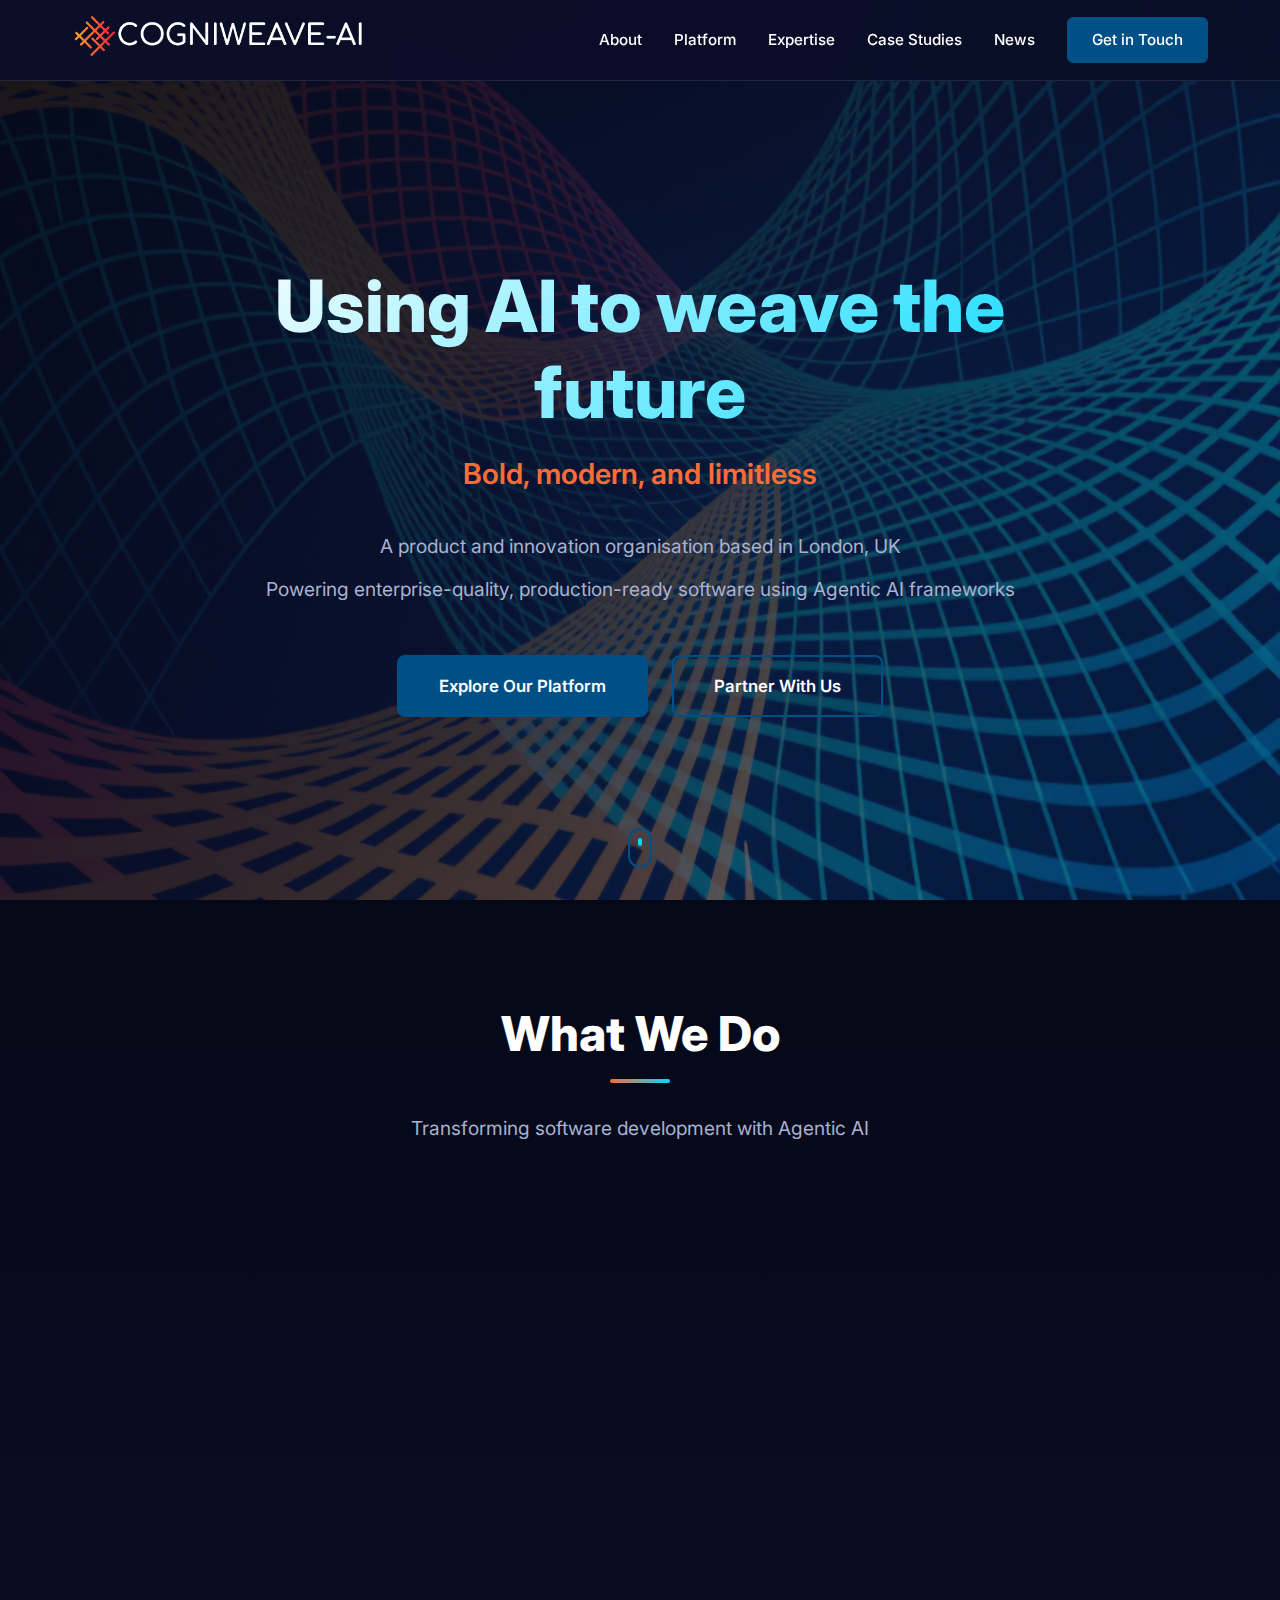
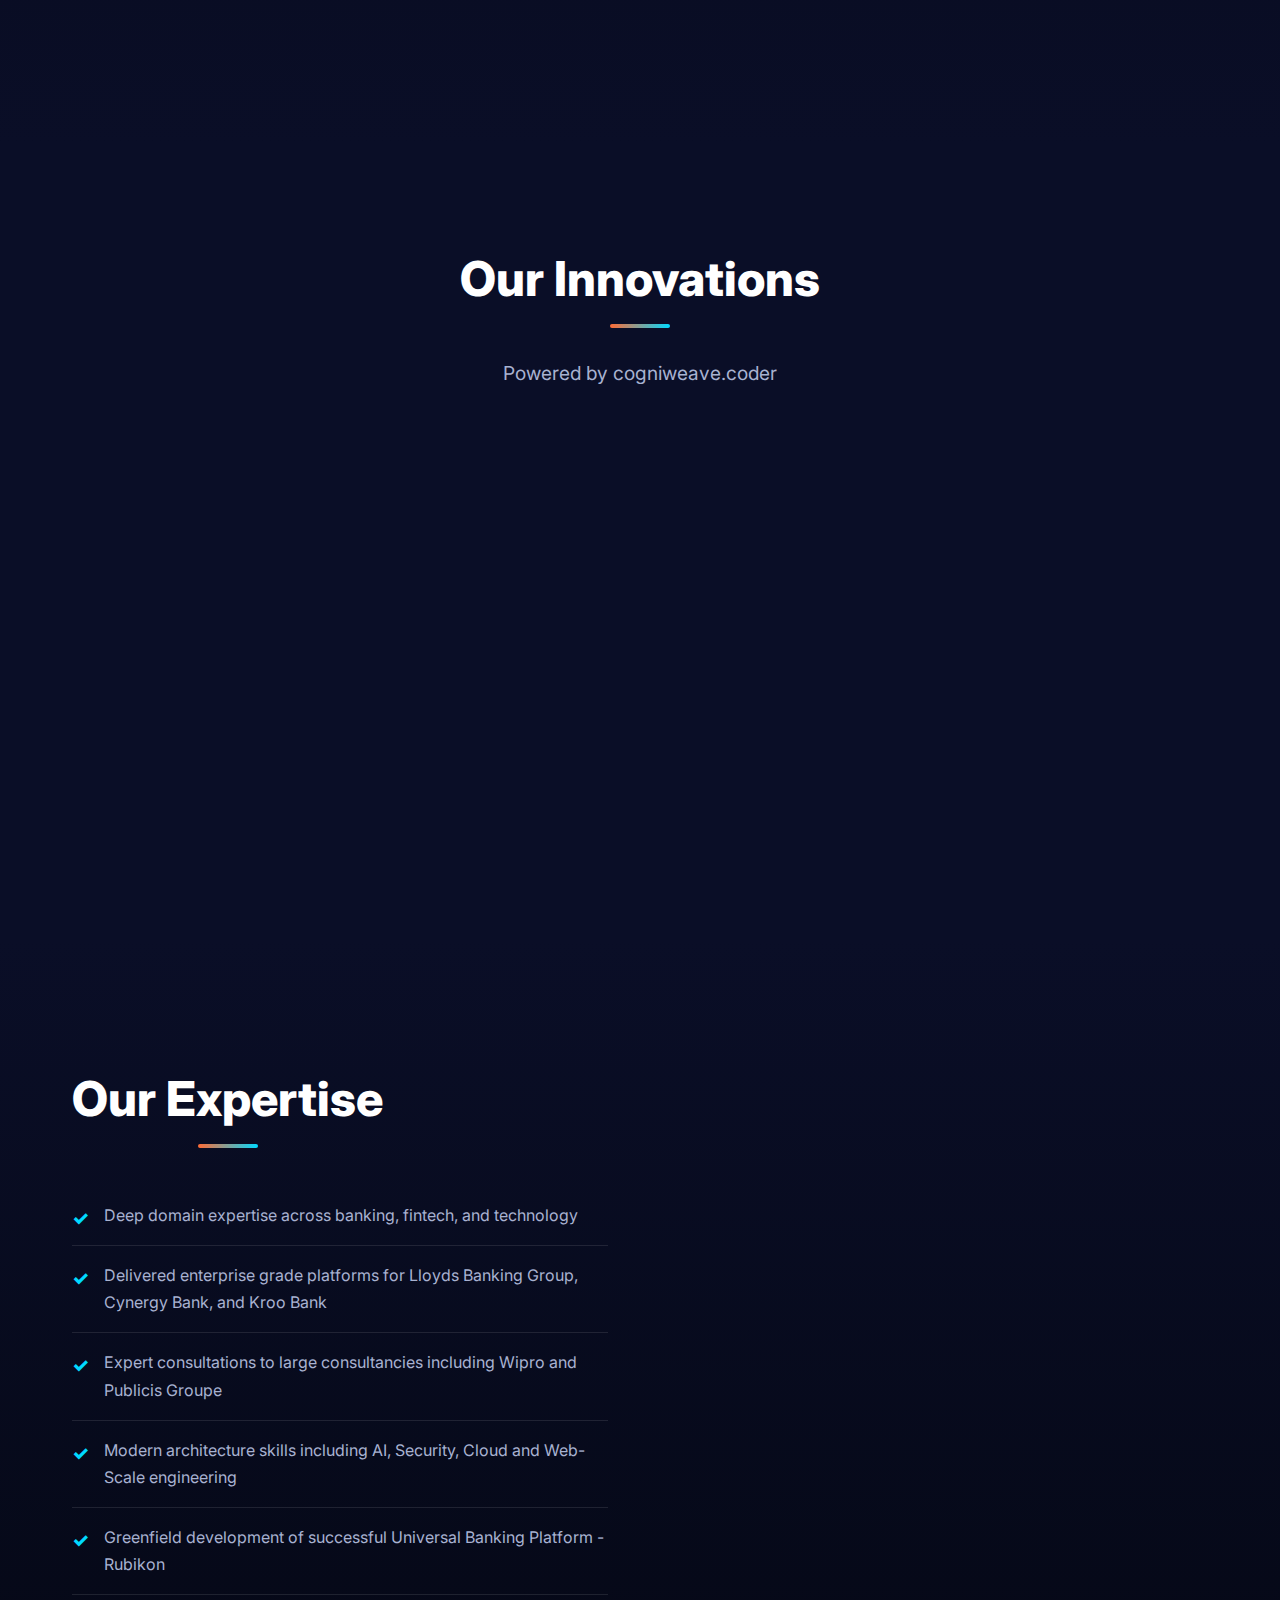
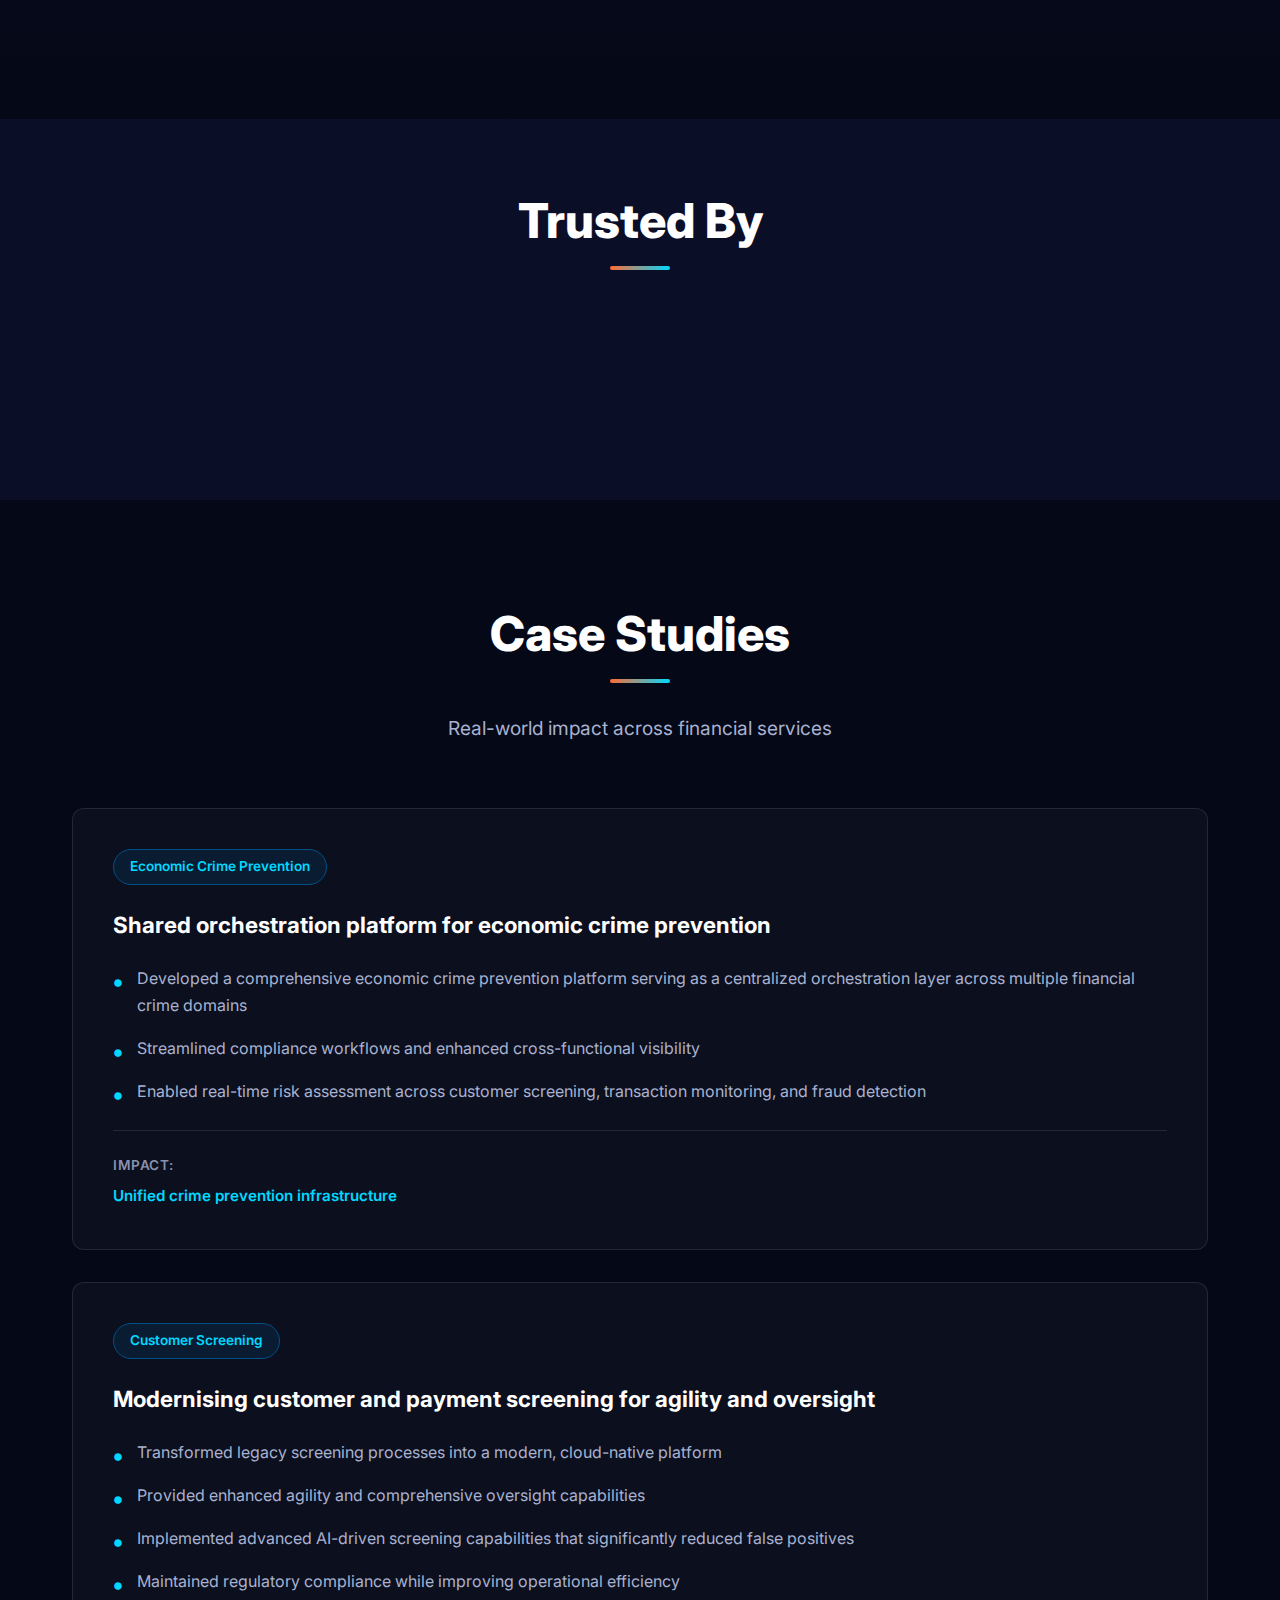
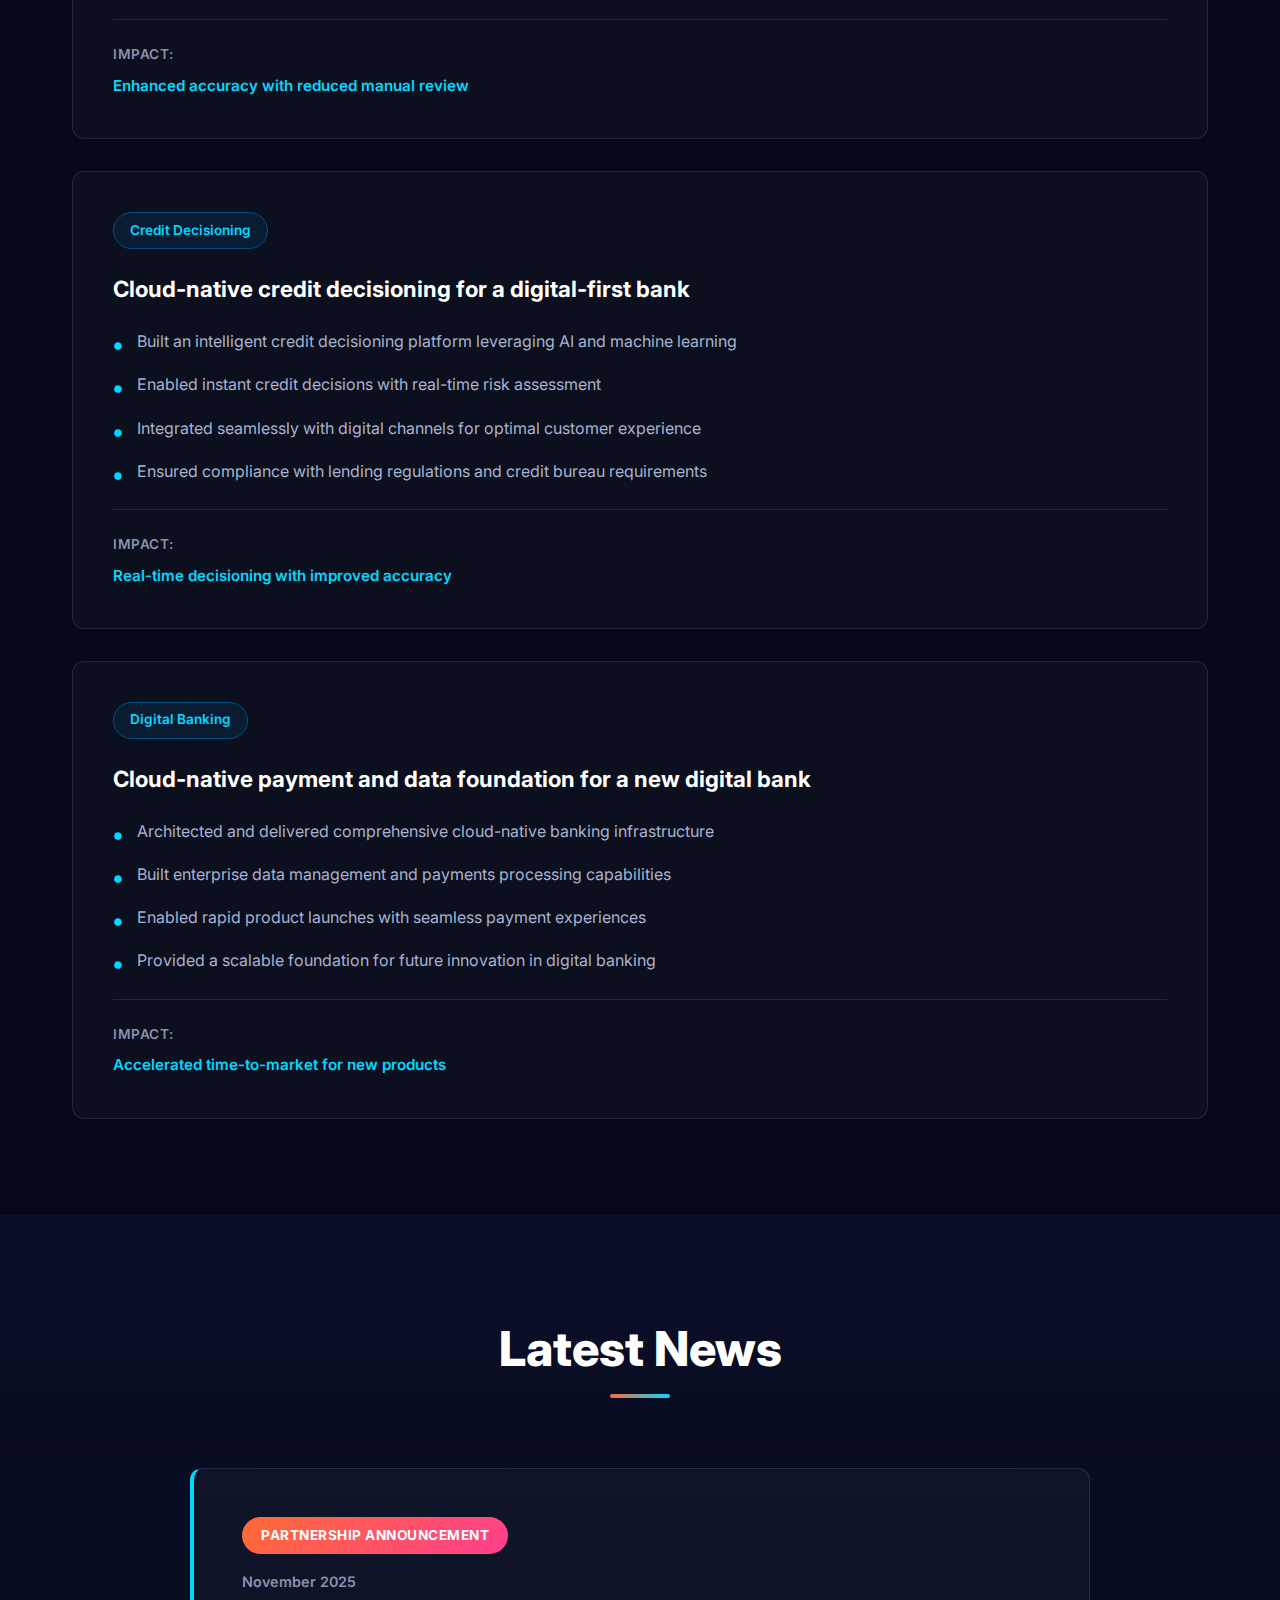
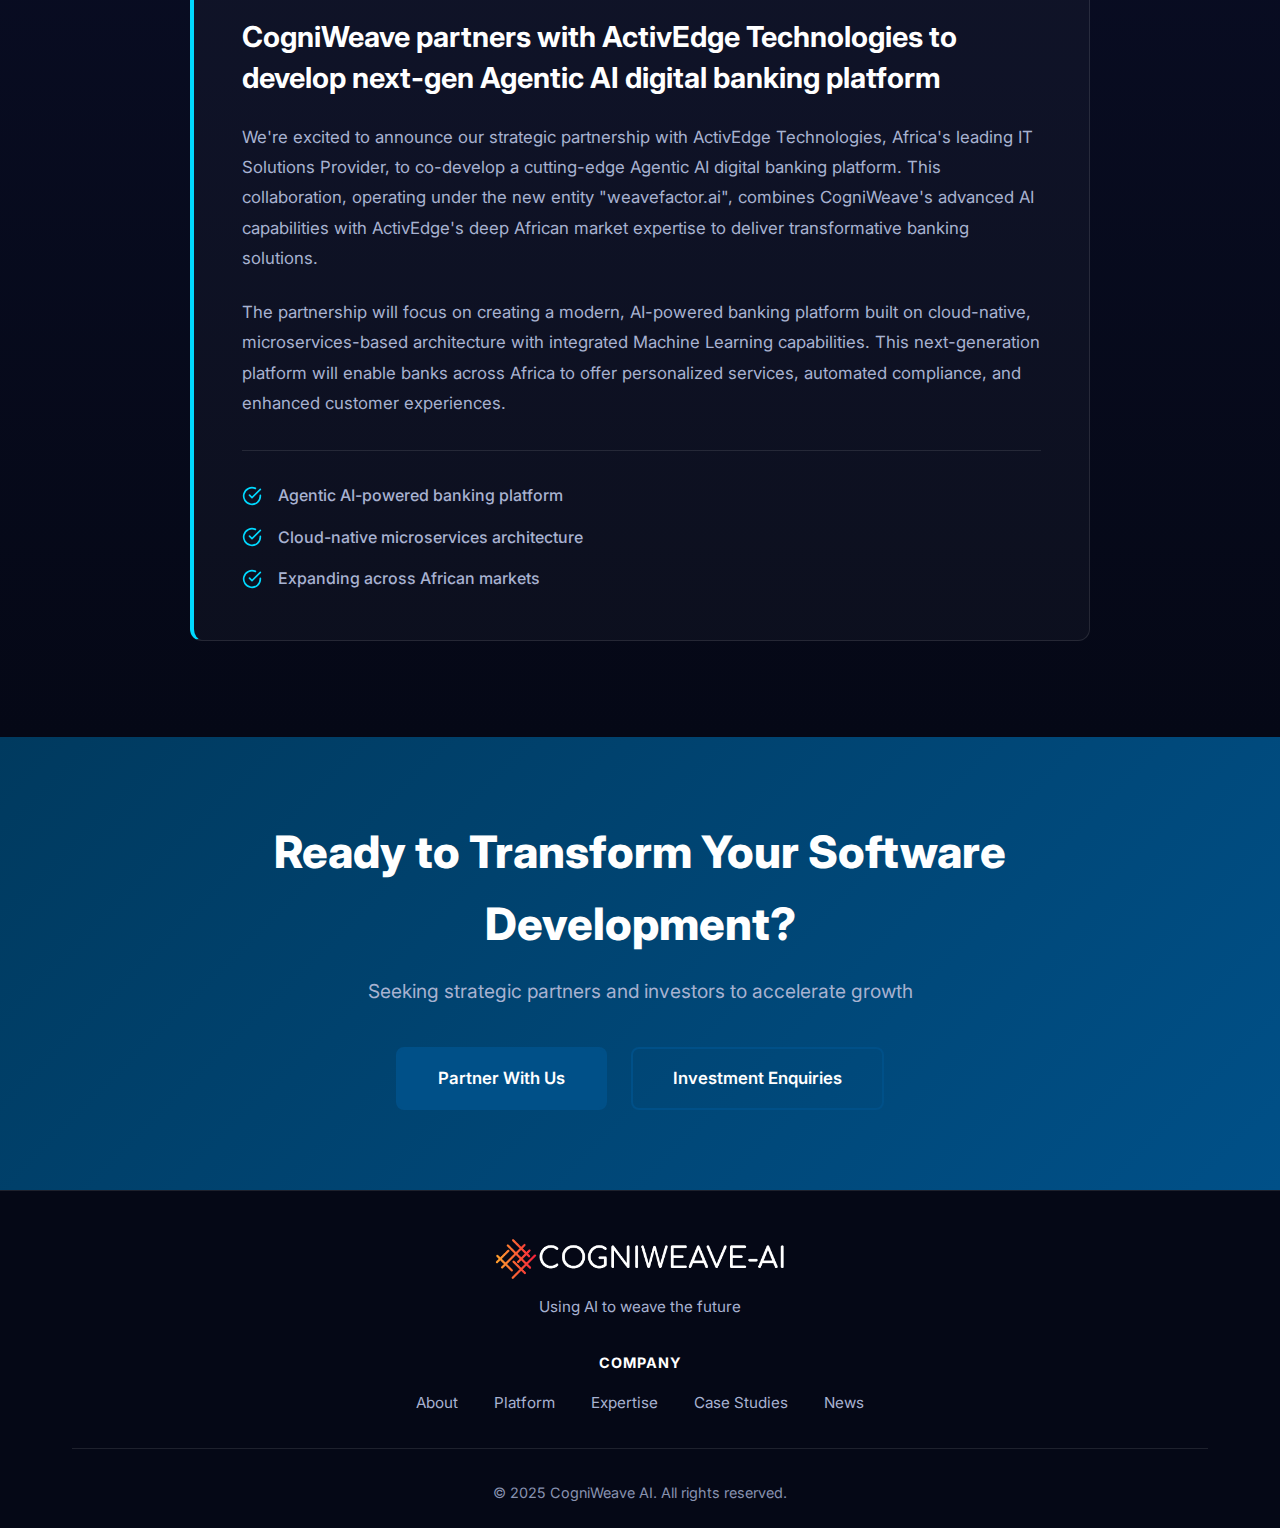
<file: index.html>
<!DOCTYPE html>
<html lang="en">
<head>
    <meta charset="UTF-8">
    <meta name="viewport" content="width=device-width, initial-scale=1.0">
    <title>CogniWeave AI - Using AI to weave the future</title>
    <meta name="description" content="A product and innovation organisation powering enterprise-quality, production-ready software using Agentic AI frameworks.">
    <link rel="stylesheet" href="styles.css">
    <link rel="preconnect" href="https://fonts.googleapis.com">
    <link rel="preconnect" href="https://fonts.gstatic.com" crossorigin>
    <link href="https://fonts.googleapis.com/css2?family=Inter:wght@300;400;500;600;700;800&display=swap" rel="stylesheet">
</head>
<body>
    <!-- Navigation -->
    <nav class="nav">
        <div class="container">
            <div class="nav-content">
                <div class="logo">
                    <img src="assets/images/logo.png" alt="CogniWeave AI Logo" class="logo-img">
                </div>
                <div class="nav-links">
                    <a href="#about">About</a>
                    <a href="#platform">Platform</a>
                    <a href="#expertise">Expertise</a>
                    <a href="#case-studies">Case Studies</a>
                    <a href="#news">News</a>
                    <a href="#contact" class="btn-primary">Get in Touch</a>
                </div>
                <button class="mobile-menu-btn" aria-label="Toggle menu">
                    <span></span>
                    <span></span>
                    <span></span>
                </button>
            </div>
        </div>
    </nav>

    <!-- Hero Section -->
    <section class="hero">
        <div class="hero-background">
            <img src="assets/images/wave-grid.jpg" alt="AI Wave Grid" class="hero-bg-img">
            <div class="hero-overlay"></div>
        </div>
        <div class="container">
            <div class="hero-content">
                <h1 class="hero-title">
                    Using AI to weave the future
                </h1>
                <p class="hero-subtitle">Bold, modern, and limitless</p>
                <div class="hero-description">
                    <p>A product and innovation organisation based in London, UK</p>
                    <p>Powering enterprise-quality, production-ready software using Agentic AI frameworks</p>
                </div>
                <div class="hero-cta">
                    <a href="#platform" class="btn-primary-large">Explore Our Platform</a>
                    <a href="#contact" class="btn-secondary-large">Partner With Us</a>
                </div>
            </div>
        </div>
        <div class="scroll-indicator">
            <span></span>
        </div>
    </section>

    <!-- About Section -->
    <section id="about" class="section about-section">
        <div class="container">
            <div class="section-header">
                <h2 class="section-title">What We Do</h2>
                <p class="section-subtitle">Transforming software development with Agentic AI</p>
            </div>
            <div class="features-grid">
                <div class="feature-card">
                    <div class="feature-icon">
                        <svg width="48" height="48" viewBox="0 0 24 24" fill="none" xmlns="http://www.w3.org/2000/svg">
                            <path d="M12 2L2 7L12 12L22 7L12 2Z" stroke="currentColor" stroke-width="2" stroke-linecap="round" stroke-linejoin="round"/>
                            <path d="M2 17L12 22L22 17" stroke="currentColor" stroke-width="2" stroke-linecap="round" stroke-linejoin="round"/>
                            <path d="M2 12L12 17L22 12" stroke="currentColor" stroke-width="2" stroke-linecap="round" stroke-linejoin="round"/>
                        </svg>
                    </div>
                    <h3>Advisory</h3>
                    <p>Steer and bootstrap complex solutions with thought leadership, design and vendor oversight</p>
                </div>
                <div class="feature-card">
                    <div class="feature-icon">
                        <svg width="48" height="48" viewBox="0 0 24 24" fill="none" xmlns="http://www.w3.org/2000/svg">
                            <path d="M21 16V8C20.9996 7.64927 20.9071 7.30481 20.7315 7 20.556 6.69519 20.3037 6.44337 20 6.27L13 2.27C12.696 2.09634 12.3511 2.00444 12 2.00444C11.6489 2.00444 11.304 2.09634 11 2.27L4 6.27C3.69626 6.44337 3.44398 6.69519 3.26846 7 3.09294 7.30481 3.00036 7.64927 3 8V16C3.00036 16.3507 3.09294 16.6952 3.26846 17 3.44398 17.3048 3.69626 17.5566 4 17.73L11 21.73C11.304 21.9037 11.6489 21.9956 12 21.9956C12.3511 21.9956 12.696 21.9037 13 21.73L20 17.73C20.3037 17.5566 20.556 17.3048 20.7315 17 20.9071 16.6952 20.9996 16.3507 21 16Z" stroke="currentColor" stroke-width="2" stroke-linecap="round" stroke-linejoin="round"/>
                            <path d="M3.27 6.96L12 12.01L20.73 6.96" stroke="currentColor" stroke-width="2" stroke-linecap="round" stroke-linejoin="round"/>
                            <path d="M12 22.08V12" stroke="currentColor" stroke-width="2" stroke-linecap="round" stroke-linejoin="round"/>
                        </svg>
                    </div>
                    <h3>Labs</h3>
                    <p>Greenfield innovation and machine intelligence for next-generation solutions</p>
                </div>
                <div class="feature-card">
                    <div class="feature-icon">
                        <svg width="48" height="48" viewBox="0 0 24 24" fill="none" xmlns="http://www.w3.org/2000/svg">
                            <circle cx="12" cy="12" r="3" stroke="currentColor" stroke-width="2"/>
                            <circle cx="12" cy="4" r="2" stroke="currentColor" stroke-width="2"/>
                            <circle cx="20" cy="12" r="2" stroke="currentColor" stroke-width="2"/>
                            <circle cx="12" cy="20" r="2" stroke="currentColor" stroke-width="2"/>
                            <circle cx="4" cy="12" r="2" stroke="currentColor" stroke-width="2"/>
                            <line x1="12" y1="9" x2="12" y2="6" stroke="currentColor" stroke-width="2"/>
                            <line x1="15" y1="12" x2="18" y2="12" stroke="currentColor" stroke-width="2"/>
                            <line x1="12" y1="15" x2="12" y2="18" stroke="currentColor" stroke-width="2"/>
                            <line x1="9" y1="12" x2="6" y2="12" stroke="currentColor" stroke-width="2"/>
                        </svg>
                    </div>
                    <h3>cogniweave.coder</h3>
                    <p>Leverages collaborative AI agents that work in tandem with human teams to develop sophisticated, enterprise-grade software, solutions, and digital transformations—delivering substantial gains in time-to-value, engineering costs, and overall quality.</p>
                </div>
            </div>
        </div>
    </section>

    <!-- Platform Section -->
    <section id="platform" class="section platform-section">
        <div class="container">
            <div class="section-header">
                <h2 class="section-title">Our Innovations</h2>
                <p class="section-subtitle">Powered by cogniweave.coder</p>
            </div>
            <div class="platform-grid">
                <div class="platform-card">
                    <div class="platform-number">01</div>
                    <h3>cogniweave.core</h3>
                    <p>Agentic AI Digital Banking Platform</p>
                    <div class="platform-tags">
                        <span class="tag">Banking</span>
                        <span class="tag">AI-Powered</span>
                    </div>
                </div>
                <div class="platform-card">
                    <div class="platform-number">02</div>
                    <h3>cogniweave.assess</h3>
                    <p>Cloud native enterprise payment risk assessment platform</p>
                    <div class="platform-tags">
                        <span class="tag">Risk Management</span>
                        <span class="tag">Cloud Native</span>
                    </div>
                </div>
                <div class="platform-card">
                    <div class="platform-number">03</div>
                    <h3>More Coming Soon</h3>
                    <p>Continuous innovation in fintech and AI</p>
                    <div class="platform-tags">
                        <span class="tag">Innovation</span>
                    </div>
                </div>
            </div>
        </div>
    </section>

    <!-- Expertise Section -->
    <section id="expertise" class="section expertise-section">
        <div class="container">
            <div class="expertise-content">
                <div class="expertise-text">
                    <h2 class="section-title">Our Expertise</h2>
                    <ul class="expertise-list">
                        <li>Deep domain expertise across banking, fintech, and technology</li>
                        <li>Delivered enterprise grade platforms for Lloyds Banking Group, Cynergy Bank, and Kroo Bank</li>
                        <li>Expert consultations to large consultancies including Wipro and Publicis Groupe</li>
                        <li>Modern architecture skills including AI, Security, Cloud and Web-Scale engineering</li>
                        <li>Greenfield development of successful Universal Banking Platform - Rubikon</li>
                    </ul>
                </div>
                <div class="expertise-stats">
                    <div class="stat-card">
                        <div class="stat-number">30+</div>
                        <div class="stat-label">Years Combined Experience</div>
                    </div>
                    <div class="stat-card">
                        <div class="stat-number">60+</div>
                        <div class="stat-label">Banks Worldwide</div>
                    </div>
                    <div class="stat-card">
                        <div class="stat-number">3</div>
                        <div class="stat-label">Major UK Banks</div>
                    </div>
                </div>
            </div>
        </div>
    </section>

    <!-- Clients Section -->
    <section class="section clients-section">
        <div class="container">
            <div class="section-header">
                <h2 class="section-title">Trusted By</h2>
            </div>
            <div class="clients-grid">
                <div class="client-logo">Kroo Bank</div>
                <div class="client-logo">Cynergy Bank</div>
                <div class="client-logo">Lloyds Banking Group</div>
            </div>
        </div>
    </section>

    <!-- Case Studies Section -->
    <section id="case-studies" class="section case-studies-section">
        <div class="container">
            <div class="section-header">
                <h2 class="section-title">Case Studies</h2>
                <p class="section-subtitle">Real-world impact across financial services</p>
            </div>
            <div class="case-studies-grid">
                <div class="case-study-card">
                    <div class="case-study-tag">Economic Crime Prevention</div>
                    <h3>Shared orchestration platform for economic crime prevention</h3>
                    <ul class="case-study-list">
                        <li>Developed a comprehensive economic crime prevention platform serving as a centralized orchestration layer across multiple financial crime domains</li>
                        <li>Streamlined compliance workflows and enhanced cross-functional visibility</li>
                        <li>Enabled real-time risk assessment across customer screening, transaction monitoring, and fraud detection</li>
                    </ul>
                    <div class="case-study-results">
                        <div class="result-item">
                            <span class="result-label">Impact:</span>
                            <span class="result-value">Unified crime prevention infrastructure</span>
                        </div>
                    </div>
                </div>
                <div class="case-study-card">
                    <div class="case-study-tag">Customer Screening</div>
                    <h3>Modernising customer and payment screening for agility and oversight</h3>
                    <ul class="case-study-list">
                        <li>Transformed legacy screening processes into a modern, cloud-native platform</li>
                        <li>Provided enhanced agility and comprehensive oversight capabilities</li>
                        <li>Implemented advanced AI-driven screening capabilities that significantly reduced false positives</li>
                        <li>Maintained regulatory compliance while improving operational efficiency</li>
                    </ul>
                    <div class="case-study-results">
                        <div class="result-item">
                            <span class="result-label">Impact:</span>
                            <span class="result-value">Enhanced accuracy with reduced manual review</span>
                        </div>
                    </div>
                </div>
                <div class="case-study-card">
                    <div class="case-study-tag">Credit Decisioning</div>
                    <h3>Cloud-native credit decisioning for a digital-first bank</h3>
                    <ul class="case-study-list">
                        <li>Built an intelligent credit decisioning platform leveraging AI and machine learning</li>
                        <li>Enabled instant credit decisions with real-time risk assessment</li>
                        <li>Integrated seamlessly with digital channels for optimal customer experience</li>
                        <li>Ensured compliance with lending regulations and credit bureau requirements</li>
                    </ul>
                    <div class="case-study-results">
                        <div class="result-item">
                            <span class="result-label">Impact:</span>
                            <span class="result-value">Real-time decisioning with improved accuracy</span>
                        </div>
                    </div>
                </div>
                <div class="case-study-card">
                    <div class="case-study-tag">Digital Banking</div>
                    <h3>Cloud-native payment and data foundation for a new digital bank</h3>
                    <ul class="case-study-list">
                        <li>Architected and delivered comprehensive cloud-native banking infrastructure</li>
                        <li>Built enterprise data management and payments processing capabilities</li>
                        <li>Enabled rapid product launches with seamless payment experiences</li>
                        <li>Provided a scalable foundation for future innovation in digital banking</li>
                    </ul>
                    <div class="case-study-results">
                        <div class="result-item">
                            <span class="result-label">Impact:</span>
                            <span class="result-value">Accelerated time-to-market for new products</span>
                        </div>
                    </div>
                </div>
            </div>
        </div>
    </section>

    <!-- Latest News Section -->
    <section id="news" class="section news-section">
        <div class="container">
            <div class="section-header">
                <h2 class="section-title">Latest News</h2>
            </div>
            <div class="news-content">
                <div class="news-card featured-news">
                    <div class="news-badge">Partnership Announcement</div>
                    <div class="news-date">November 2025</div>
                    <h3>CogniWeave partners with ActivEdge Technologies to develop next-gen Agentic AI digital banking platform</h3>
                    <p>We're excited to announce our strategic partnership with ActivEdge Technologies, Africa's leading IT Solutions Provider, to co-develop a cutting-edge Agentic AI digital banking platform. This collaboration, operating under the new entity "weavefactor.ai", combines CogniWeave's advanced AI capabilities with ActivEdge's deep African market expertise to deliver transformative banking solutions.</p>
                    <p>The partnership will focus on creating a modern, AI-powered banking platform built on cloud-native, microservices-based architecture with integrated Machine Learning capabilities. This next-generation platform will enable banks across Africa to offer personalized services, automated compliance, and enhanced customer experiences.</p>
                    <div class="news-highlights">
                        <div class="highlight-item">
                            <svg width="20" height="20" viewBox="0 0 24 24" fill="none" xmlns="http://www.w3.org/2000/svg">
                                <path d="M22 11.08V12a10 10 0 1 1-5.93-9.14" stroke="currentColor" stroke-width="2" stroke-linecap="round" stroke-linejoin="round"/>
                                <polyline points="22 4 12 14.01 9 11.01" stroke="currentColor" stroke-width="2" stroke-linecap="round" stroke-linejoin="round"/>
                            </svg>
                            <span>Agentic AI-powered banking platform</span>
                        </div>
                        <div class="highlight-item">
                            <svg width="20" height="20" viewBox="0 0 24 24" fill="none" xmlns="http://www.w3.org/2000/svg">
                                <path d="M22 11.08V12a10 10 0 1 1-5.93-9.14" stroke="currentColor" stroke-width="2" stroke-linecap="round" stroke-linejoin="round"/>
                                <polyline points="22 4 12 14.01 9 11.01" stroke="currentColor" stroke-width="2" stroke-linecap="round" stroke-linejoin="round"/>
                            </svg>
                            <span>Cloud-native microservices architecture</span>
                        </div>
                        <div class="highlight-item">
                            <svg width="20" height="20" viewBox="0 0 24 24" fill="none" xmlns="http://www.w3.org/2000/svg">
                                <path d="M22 11.08V12a10 10 0 1 1-5.93-9.14" stroke="currentColor" stroke-width="2" stroke-linecap="round" stroke-linejoin="round"/>
                                <polyline points="22 4 12 14.01 9 11.01" stroke="currentColor" stroke-width="2" stroke-linecap="round" stroke-linejoin="round"/>
                            </svg>
                            <span>Expanding across African markets</span>
                        </div>
                    </div>
                </div>
            </div>
        </div>
    </section>

    <!-- CTA Section -->
    <section id="contact" class="section cta-section">
        <div class="container">
            <div class="cta-content">
                <h2 class="cta-title">Ready to Transform Your Software Development?</h2>
                <p class="cta-subtitle">Seeking strategic partners and investors to accelerate growth</p>
                <div class="cta-buttons">
                    <a href="mailto:kamal@cogniweave-ai.net" class="btn-primary-large">Partner With Us</a>
                    <a href="mailto:kamal@cogniweave-ai.net" class="btn-secondary-large">Investment Enquiries</a>
                </div>
            </div>
        </div>
    </section>

    <!-- Footer -->
    <footer class="footer">
        <div class="container">
            <div class="footer-content">
                <div class="footer-brand">
                    <img src="assets/images/logo.png" alt="CogniWeave AI" class="footer-logo">
                    <p class="footer-tagline">Using AI to weave the future</p>
                </div>
                <div class="footer-links">
                    <div class="footer-section">
                        <h4>Company</h4>
                        <a href="#about">About</a>
                        <a href="#platform">Platform</a>
                        <a href="#expertise">Expertise</a>
                        <a href="#case-studies">Case Studies</a>
                        <a href="#news">News</a>
                    </div>
                </div>
            </div>
            <div class="footer-bottom">
                <p>&copy; 2025 CogniWeave AI. All rights reserved.</p>
            </div>
        </div>
    </footer>

    <script src="script.js"></script>
</body>
</html>
</file>
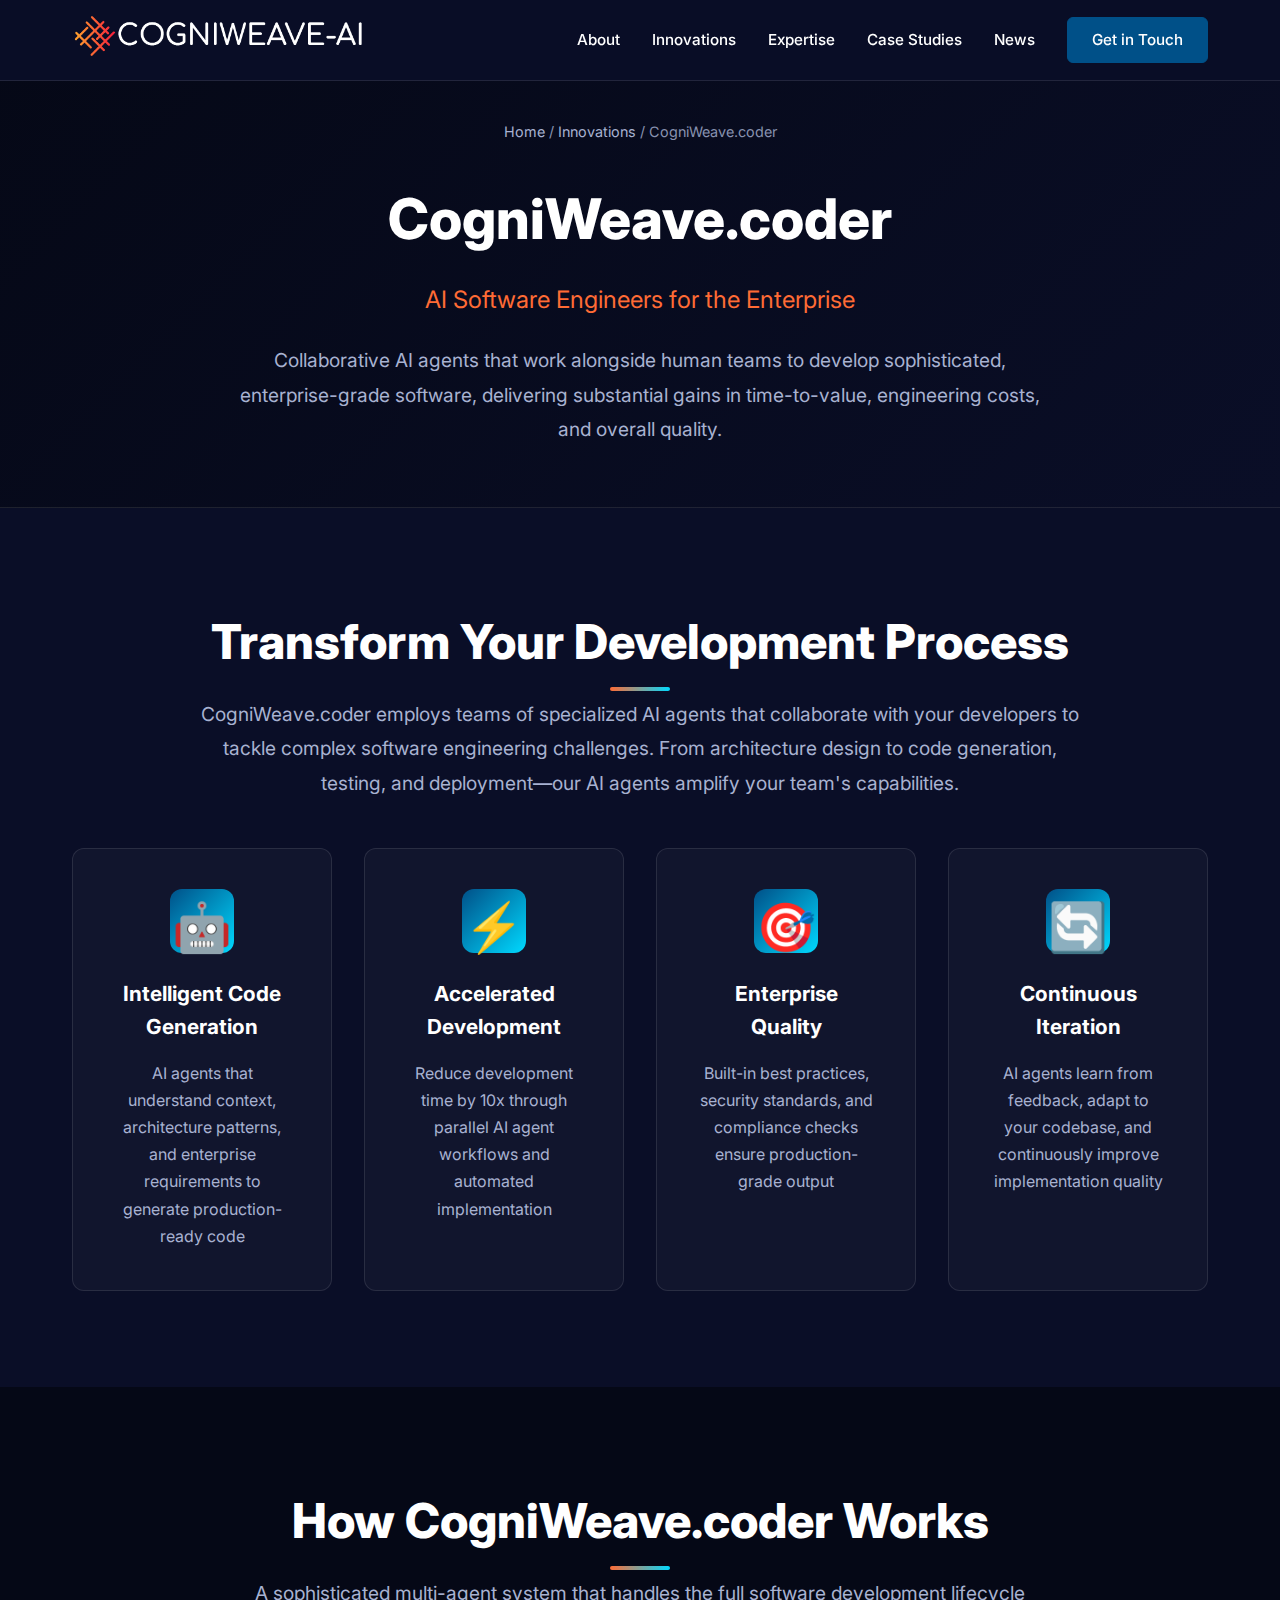
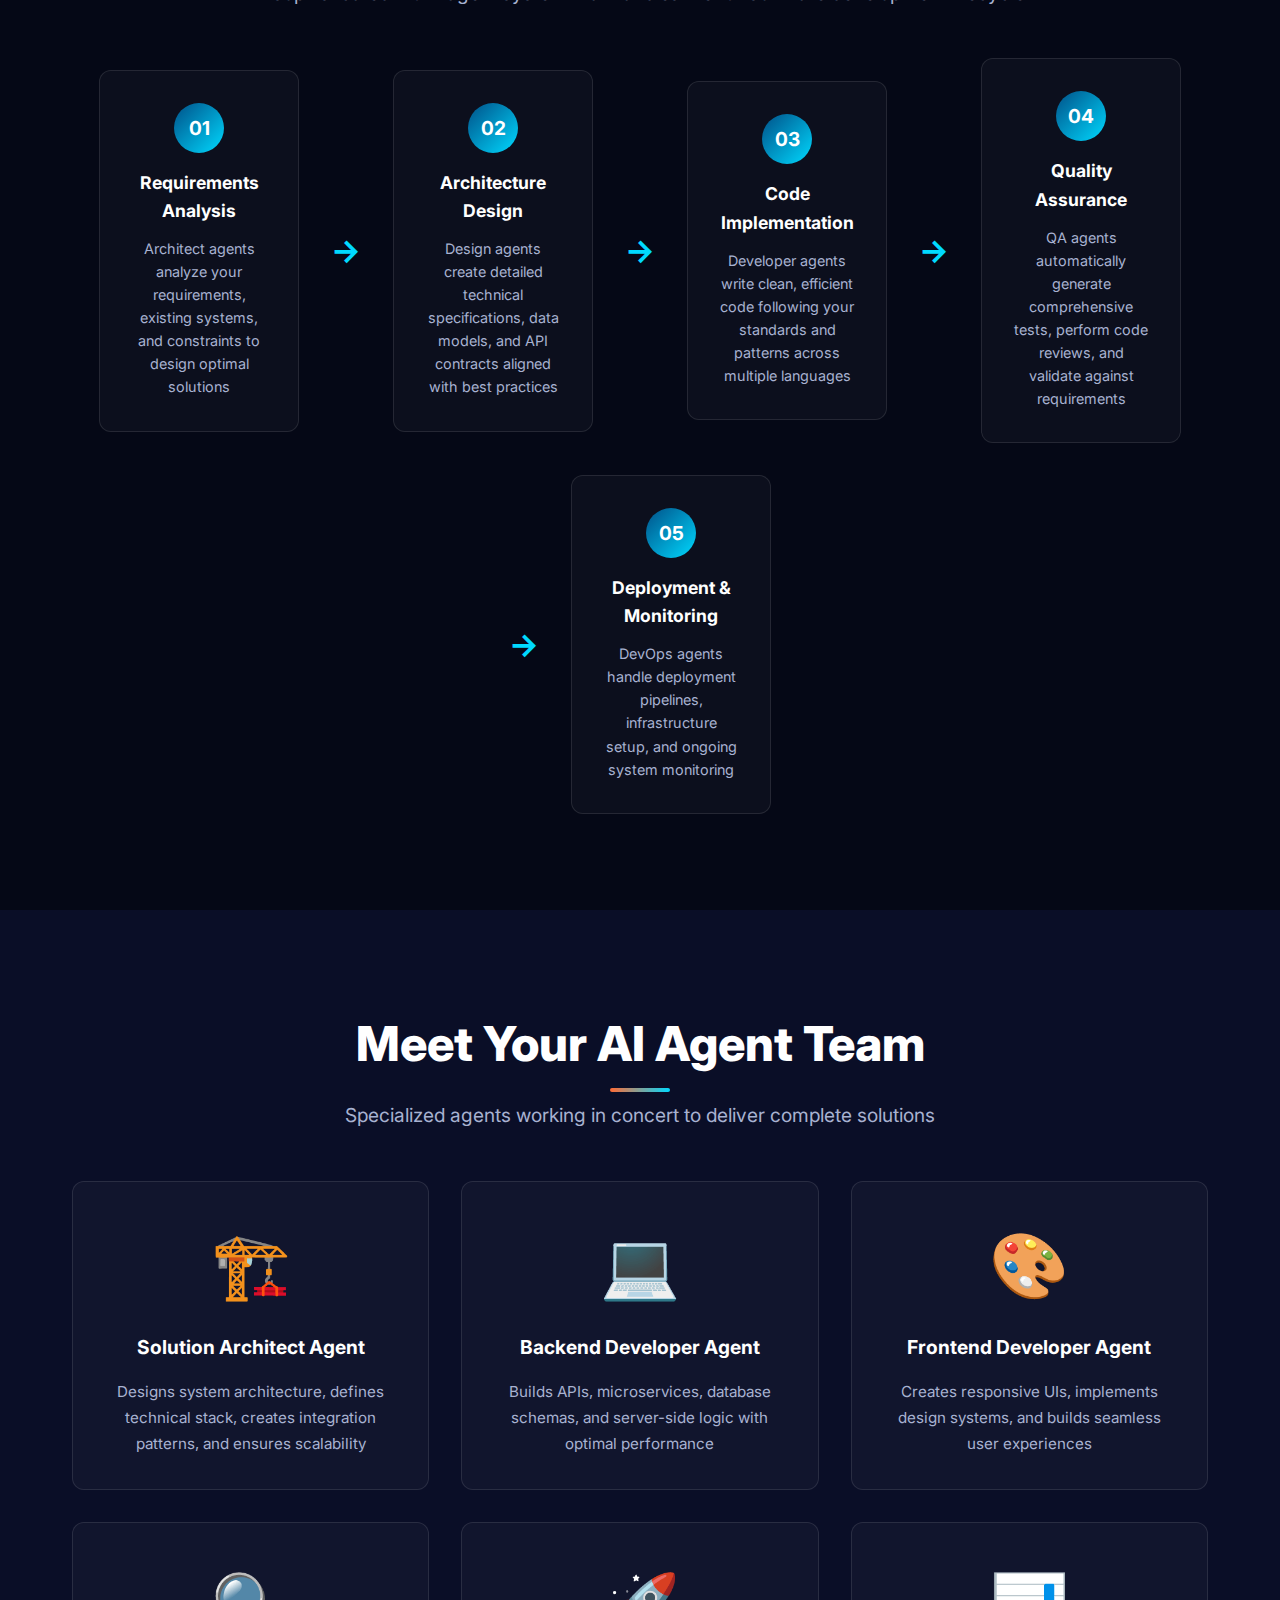
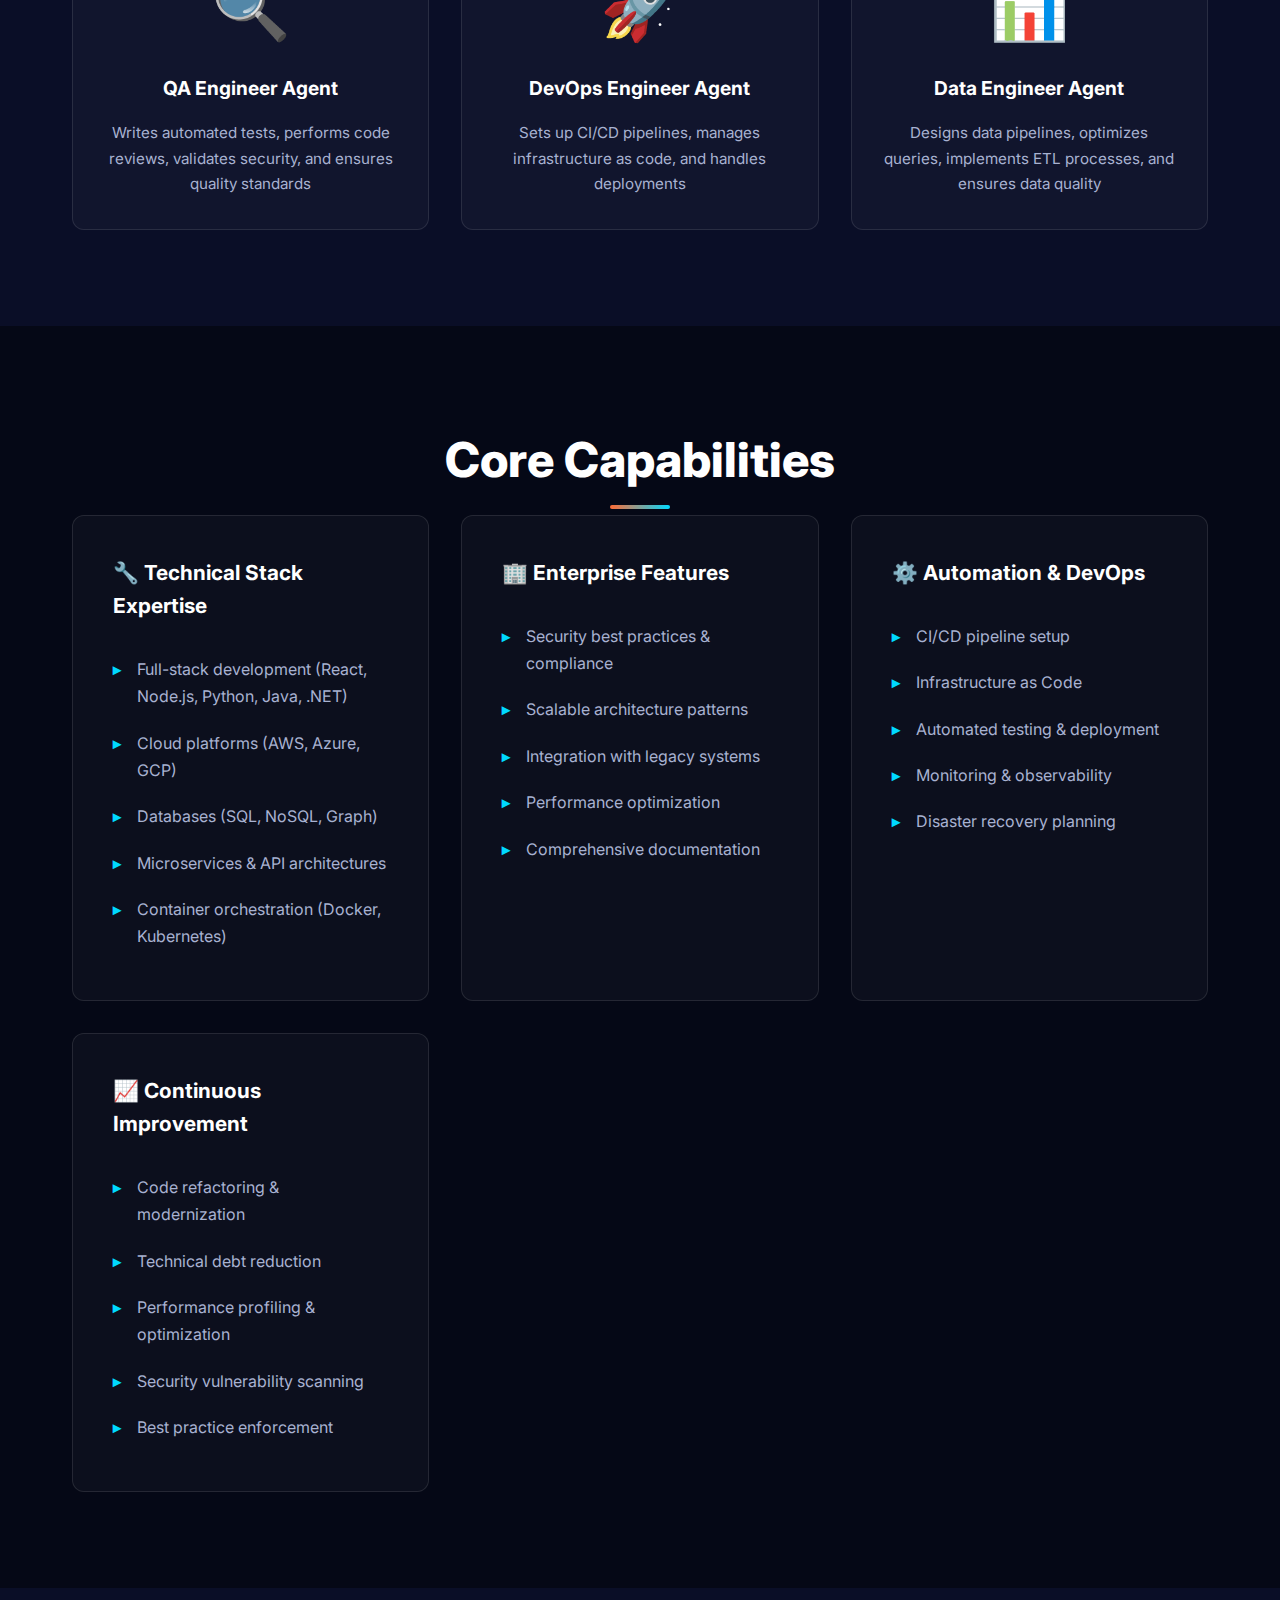
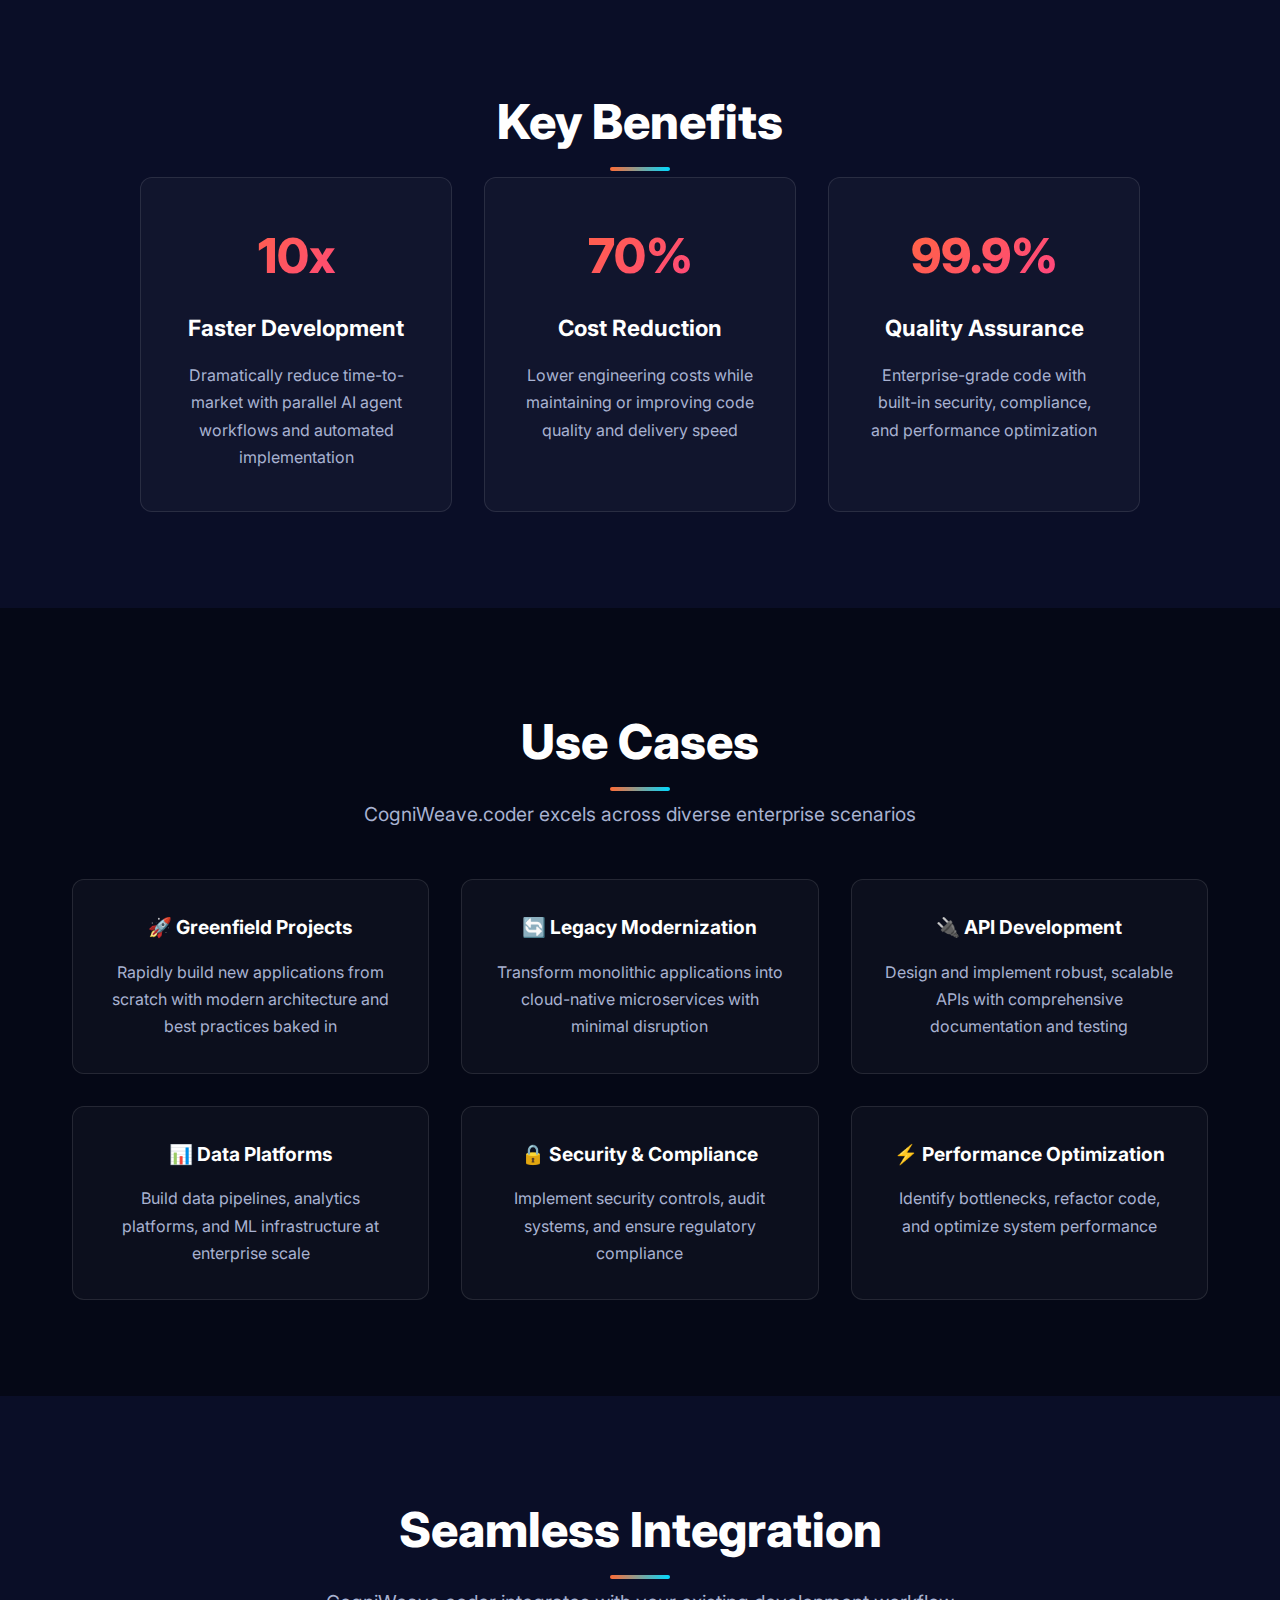
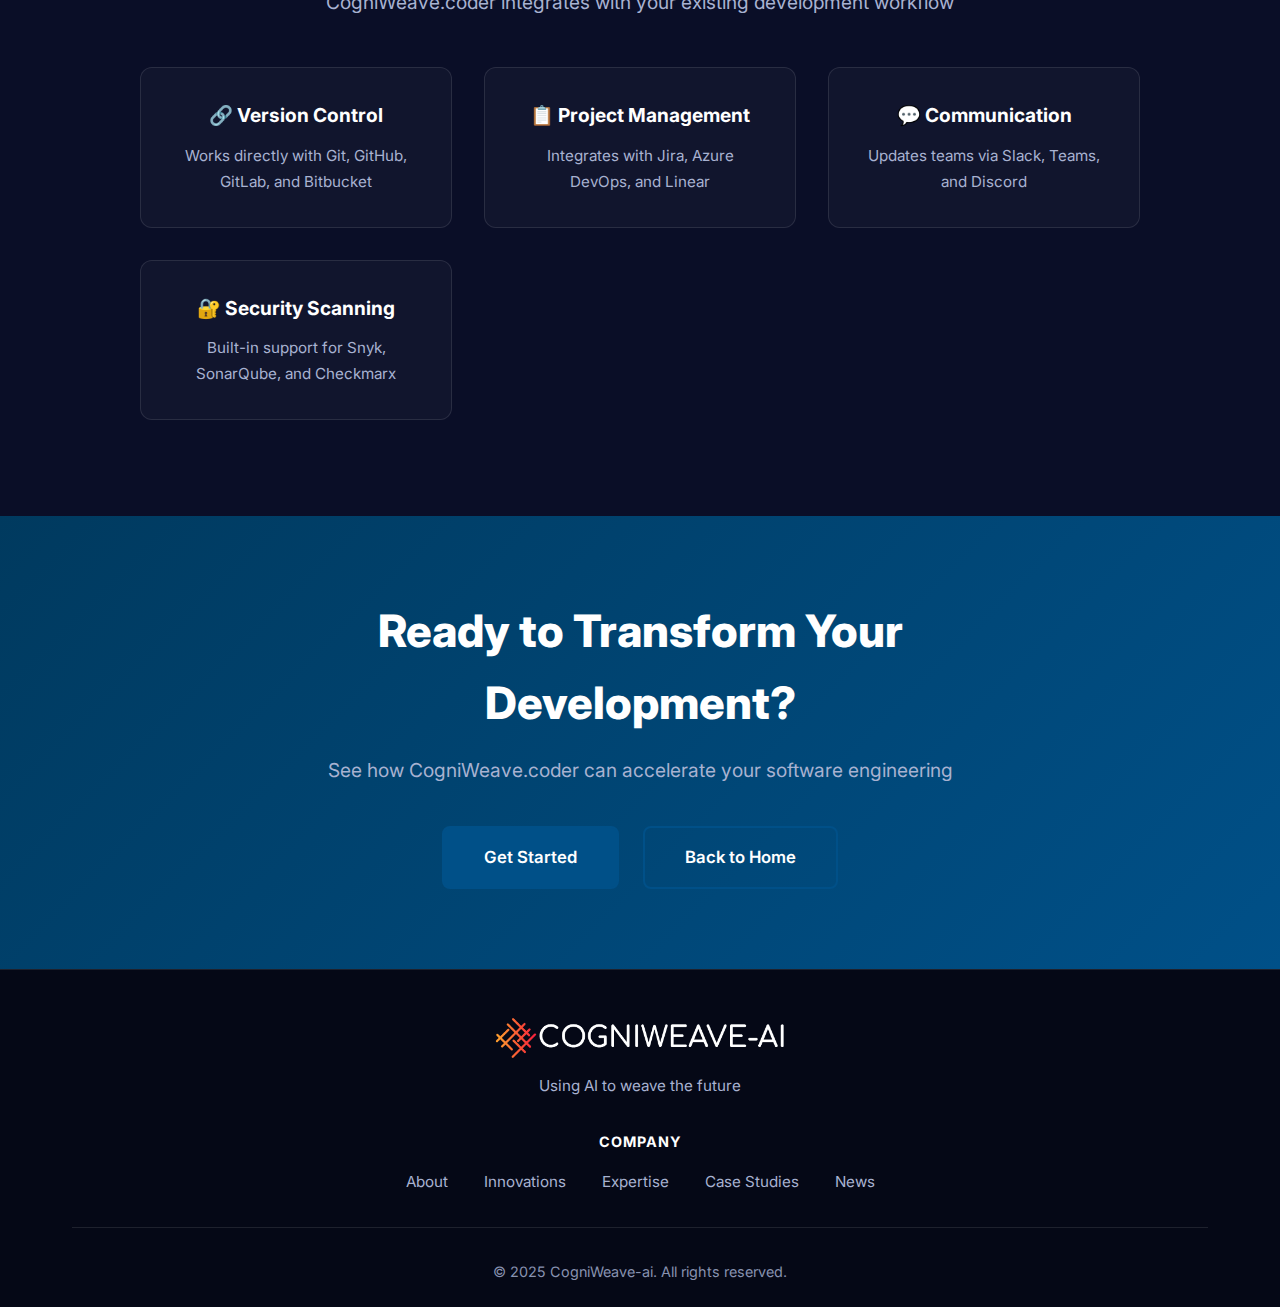
<file: cogniweave-coder.html>
<!DOCTYPE html>
<html lang="en">
<head>
    <meta charset="UTF-8">
    <meta name="viewport" content="width=device-width, initial-scale=1.0">
    <title>CogniWeave.coder - AI Software Engineers for Enterprise | CogniWeave-ai</title>
    <meta name="description" content="CogniWeave.coder: Collaborative AI agents working with human teams to build enterprise-grade software with speed, precision, and quality.">
    <link rel="stylesheet" href="styles.css">
    <link rel="stylesheet" href="cogniweave-coder.css">
    <link rel="preconnect" href="https://fonts.googleapis.com">
    <link rel="preconnect" href="https://fonts.gstatic.com" crossorigin>
    <link href="https://fonts.googleapis.com/css2?family=Inter:wght@300;400;500;600;700;800&display=swap" rel="stylesheet">
</head>
<body>
    <!-- Navigation -->
    <nav class="nav">
        <div class="container">
            <div class="nav-content">
                <div class="logo">
                    <a href="index.html">
                        <img src="assets/images/logo.png" alt="CogniWeave-ai Logo" class="logo-img">
                    </a>
                </div>
                <div class="nav-links">
                    <a href="index.html#about">About</a>
                    <a href="index.html#platform">Innovations</a>
                    <a href="index.html#expertise">Expertise</a>
                    <a href="index.html#case-studies">Case Studies</a>
                    <a href="index.html#news">News</a>
                    <a href="index.html#contact" class="btn-primary">Get in Touch</a>
                </div>
                <button class="mobile-menu-btn" aria-label="Toggle menu">
                    <span></span>
                    <span></span>
                    <span></span>
                </button>
            </div>
        </div>
    </nav>

    <!-- Hero Section -->
    <section class="coder-hero">
        <div class="container">
            <div class="breadcrumb">
                <a href="index.html">Home</a> / <a href="index.html#platform">Innovations</a> / <span>CogniWeave.coder</span>
            </div>
            <h1 class="coder-title">CogniWeave.coder</h1>
            <p class="coder-subtitle">AI Software Engineers for the Enterprise</p>
            <p class="coder-description">Collaborative AI agents that work alongside human teams to develop sophisticated, enterprise-grade software, delivering substantial gains in time-to-value, engineering costs, and overall quality.</p>
        </div>
    </section>

    <!-- Overview Section -->
    <section class="section overview-section">
        <div class="container content-center">
            <h2 class="section-title">Transform Your Development Process</h2>
            <p class="section-intro">CogniWeave.coder employs teams of specialized AI agents that collaborate with your developers to tackle complex software engineering challenges. From architecture design to code generation, testing, and deployment—our AI agents amplify your team's capabilities.</p>
            
            <div class="features-grid">
                <div class="feature-box">
                    <div class="feature-icon">🤖</div>
                    <h3>Intelligent Code Generation</h3>
                    <p>AI agents that understand context, architecture patterns, and enterprise requirements to generate production-ready code</p>
                </div>
                <div class="feature-box">
                    <div class="feature-icon">⚡</div>
                    <h3>Accelerated Development</h3>
                    <p>Reduce development time by 10x through parallel AI agent workflows and automated implementation</p>
                </div>
                <div class="feature-box">
                    <div class="feature-icon">🎯</div>
                    <h3>Enterprise Quality</h3>
                    <p>Built-in best practices, security standards, and compliance checks ensure production-grade output</p>
                </div>
                <div class="feature-box">
                    <div class="feature-icon">🔄</div>
                    <h3>Continuous Iteration</h3>
                    <p>AI agents learn from feedback, adapt to your codebase, and continuously improve implementation quality</p>
                </div>
            </div>
        </div>
    </section>

    <!-- How It Works -->
    <section class="section how-it-works-section">
        <div class="container content-center">
            <h2 class="section-title">How CogniWeave.coder Works</h2>
            <p class="section-intro">A sophisticated multi-agent system that handles the full software development lifecycle</p>
            
            <div class="workflow-steps">
                <div class="workflow-step">
                    <div class="step-number">01</div>
                    <h3>Requirements Analysis</h3>
                    <p>Architect agents analyze your requirements, existing systems, and constraints to design optimal solutions</p>
                </div>
                <div class="workflow-arrow">→</div>
                <div class="workflow-step">
                    <div class="step-number">02</div>
                    <h3>Architecture Design</h3>
                    <p>Design agents create detailed technical specifications, data models, and API contracts aligned with best practices</p>
                </div>
                <div class="workflow-arrow">→</div>
                <div class="workflow-step">
                    <div class="step-number">03</div>
                    <h3>Code Implementation</h3>
                    <p>Developer agents write clean, efficient code following your standards and patterns across multiple languages</p>
                </div>
                <div class="workflow-arrow">→</div>
                <div class="workflow-step">
                    <div class="step-number">04</div>
                    <h3>Quality Assurance</h3>
                    <p>QA agents automatically generate comprehensive tests, perform code reviews, and validate against requirements</p>
                </div>
                <div class="workflow-arrow">→</div>
                <div class="workflow-step">
                    <div class="step-number">05</div>
                    <h3>Deployment & Monitoring</h3>
                    <p>DevOps agents handle deployment pipelines, infrastructure setup, and ongoing system monitoring</p>
                </div>
            </div>
        </div>
    </section>

    <!-- Agent Team -->
    <section class="section agent-team-section">
        <div class="container content-center">
            <h2 class="section-title">Meet Your AI Agent Team</h2>
            <p class="section-intro">Specialized agents working in concert to deliver complete solutions</p>
            
            <div class="agents-grid">
                <div class="agent-card">
                    <div class="agent-avatar">🏗️</div>
                    <h3>Solution Architect Agent</h3>
                    <p>Designs system architecture, defines technical stack, creates integration patterns, and ensures scalability</p>
                </div>
                <div class="agent-card">
                    <div class="agent-avatar">💻</div>
                    <h3>Backend Developer Agent</h3>
                    <p>Builds APIs, microservices, database schemas, and server-side logic with optimal performance</p>
                </div>
                <div class="agent-card">
                    <div class="agent-avatar">🎨</div>
                    <h3>Frontend Developer Agent</h3>
                    <p>Creates responsive UIs, implements design systems, and builds seamless user experiences</p>
                </div>
                <div class="agent-card">
                    <div class="agent-avatar">🔍</div>
                    <h3>QA Engineer Agent</h3>
                    <p>Writes automated tests, performs code reviews, validates security, and ensures quality standards</p>
                </div>
                <div class="agent-card">
                    <div class="agent-avatar">🚀</div>
                    <h3>DevOps Engineer Agent</h3>
                    <p>Sets up CI/CD pipelines, manages infrastructure as code, and handles deployments</p>
                </div>
                <div class="agent-card">
                    <div class="agent-avatar">📊</div>
                    <h3>Data Engineer Agent</h3>
                    <p>Designs data pipelines, optimizes queries, implements ETL processes, and ensures data quality</p>
                </div>
            </div>
        </div>
    </section>

    <!-- Capabilities -->
    <section class="section capabilities-section">
        <div class="container content-center">
            <h2 class="section-title">Core Capabilities</h2>
            
            <div class="capabilities-grid">
                <div class="capability-card">
                    <h3>🔧 Technical Stack Expertise</h3>
                    <ul class="capability-list">
                        <li>Full-stack development (React, Node.js, Python, Java, .NET)</li>
                        <li>Cloud platforms (AWS, Azure, GCP)</li>
                        <li>Databases (SQL, NoSQL, Graph)</li>
                        <li>Microservices & API architectures</li>
                        <li>Container orchestration (Docker, Kubernetes)</li>
                    </ul>
                </div>
                <div class="capability-card">
                    <h3>🏢 Enterprise Features</h3>
                    <ul class="capability-list">
                        <li>Security best practices & compliance</li>
                        <li>Scalable architecture patterns</li>
                        <li>Integration with legacy systems</li>
                        <li>Performance optimization</li>
                        <li>Comprehensive documentation</li>
                    </ul>
                </div>
                <div class="capability-card">
                    <h3>⚙️ Automation & DevOps</h3>
                    <ul class="capability-list">
                        <li>CI/CD pipeline setup</li>
                        <li>Infrastructure as Code</li>
                        <li>Automated testing & deployment</li>
                        <li>Monitoring & observability</li>
                        <li>Disaster recovery planning</li>
                    </ul>
                </div>
                <div class="capability-card">
                    <h3>📈 Continuous Improvement</h3>
                    <ul class="capability-list">
                        <li>Code refactoring & modernization</li>
                        <li>Technical debt reduction</li>
                        <li>Performance profiling & optimization</li>
                        <li>Security vulnerability scanning</li>
                        <li>Best practice enforcement</li>
                    </ul>
                </div>
            </div>
        </div>
    </section>

    <!-- Benefits Section -->
    <section class="section benefits-section">
        <div class="container content-center">
            <h2 class="section-title">Key Benefits</h2>
            
            <div class="benefits-grid">
                <div class="benefit-card">
                    <div class="benefit-number">10x</div>
                    <h3>Faster Development</h3>
                    <p>Dramatically reduce time-to-market with parallel AI agent workflows and automated implementation</p>
                </div>
                <div class="benefit-card">
                    <div class="benefit-number">70%</div>
                    <h3>Cost Reduction</h3>
                    <p>Lower engineering costs while maintaining or improving code quality and delivery speed</p>
                </div>
                <div class="benefit-card">
                    <div class="benefit-number">99.9%</div>
                    <h3>Quality Assurance</h3>
                    <p>Enterprise-grade code with built-in security, compliance, and performance optimization</p>
                </div>
            </div>
        </div>
    </section>

    <!-- Use Cases -->
    <section class="section use-cases-section">
        <div class="container content-center">
            <h2 class="section-title">Use Cases</h2>
            <p class="section-intro">CogniWeave.coder excels across diverse enterprise scenarios</p>
            
            <div class="use-cases-grid">
                <div class="use-case-card">
                    <h3>🚀 Greenfield Projects</h3>
                    <p>Rapidly build new applications from scratch with modern architecture and best practices baked in</p>
                </div>
                <div class="use-case-card">
                    <h3>🔄 Legacy Modernization</h3>
                    <p>Transform monolithic applications into cloud-native microservices with minimal disruption</p>
                </div>
                <div class="use-case-card">
                    <h3>🔌 API Development</h3>
                    <p>Design and implement robust, scalable APIs with comprehensive documentation and testing</p>
                </div>
                <div class="use-case-card">
                    <h3>📊 Data Platforms</h3>
                    <p>Build data pipelines, analytics platforms, and ML infrastructure at enterprise scale</p>
                </div>
                <div class="use-case-card">
                    <h3>🔒 Security & Compliance</h3>
                    <p>Implement security controls, audit systems, and ensure regulatory compliance</p>
                </div>
                <div class="use-case-card">
                    <h3>⚡ Performance Optimization</h3>
                    <p>Identify bottlenecks, refactor code, and optimize system performance</p>
                </div>
            </div>
        </div>
    </section>

    <!-- Integration Section -->
    <section class="section integration-section">
        <div class="container content-center">
            <h2 class="section-title">Seamless Integration</h2>
            <p class="section-intro">CogniWeave.coder integrates with your existing development workflow</p>
            
            <div class="integration-features">
                <div class="integration-item">
                    <h3>🔗 Version Control</h3>
                    <p>Works directly with Git, GitHub, GitLab, and Bitbucket</p>
                </div>
                <div class="integration-item">
                    <h3>📋 Project Management</h3>
                    <p>Integrates with Jira, Azure DevOps, and Linear</p>
                </div>
                <div class="integration-item">
                    <h3>💬 Communication</h3>
                    <p>Updates teams via Slack, Teams, and Discord</p>
                </div>
                <div class="integration-item">
                    <h3>🔐 Security Scanning</h3>
                    <p>Built-in support for Snyk, SonarQube, and Checkmarx</p>
                </div>
            </div>
        </div>
    </section>

    <!-- CTA Section -->
    <section class="section cta-section">
        <div class="container">
            <div class="cta-content">
                <h2 class="cta-title">Ready to Transform Your Development?</h2>
                <p class="cta-subtitle">See how CogniWeave.coder can accelerate your software engineering</p>
                <div class="cta-buttons">
                    <a href="index.html#contact" class="btn-primary-large">Get Started</a>
                    <a href="index.html" class="btn-secondary-large">Back to Home</a>
                </div>
            </div>
        </div>
    </section>

    <!-- Footer -->
    <footer class="footer">
        <div class="container">
            <div class="footer-content">
                <div class="footer-brand">
                    <img src="assets/images/logo.png" alt="CogniWeave-ai" class="footer-logo">
                    <p class="footer-tagline">Using AI to weave the future</p>
                </div>
                <div class="footer-links">
                    <div class="footer-section">
                        <h4>Company</h4>
                        <a href="index.html#about">About</a>
                        <a href="index.html#platform">Innovations</a>
                        <a href="index.html#expertise">Expertise</a>
                        <a href="index.html#case-studies">Case Studies</a>
                        <a href="index.html#news">News</a>
                    </div>
                </div>
            </div>
            <div class="footer-bottom">
                <p>&copy; 2025 CogniWeave-ai. All rights reserved.</p>
            </div>
        </footer>
    </footer>

    <script src="script.js"></script>
</body>
</html>
</file>
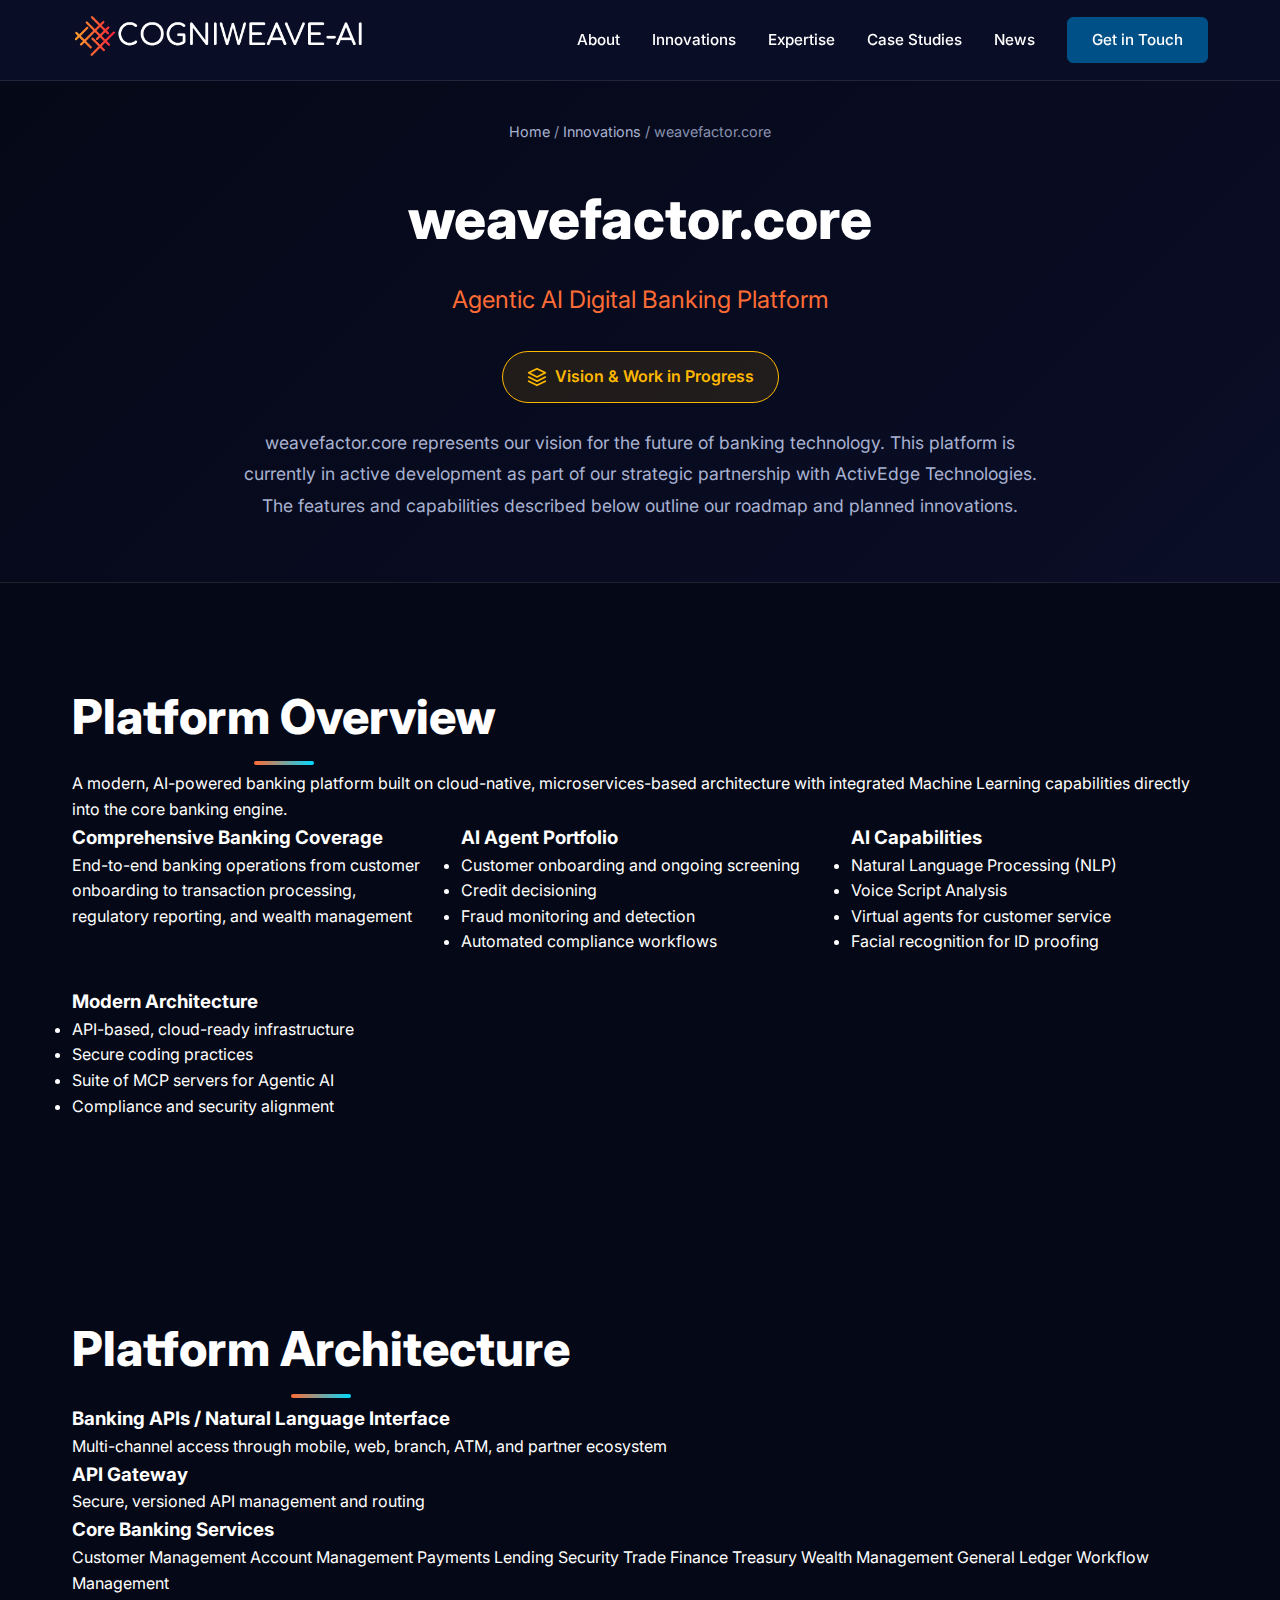
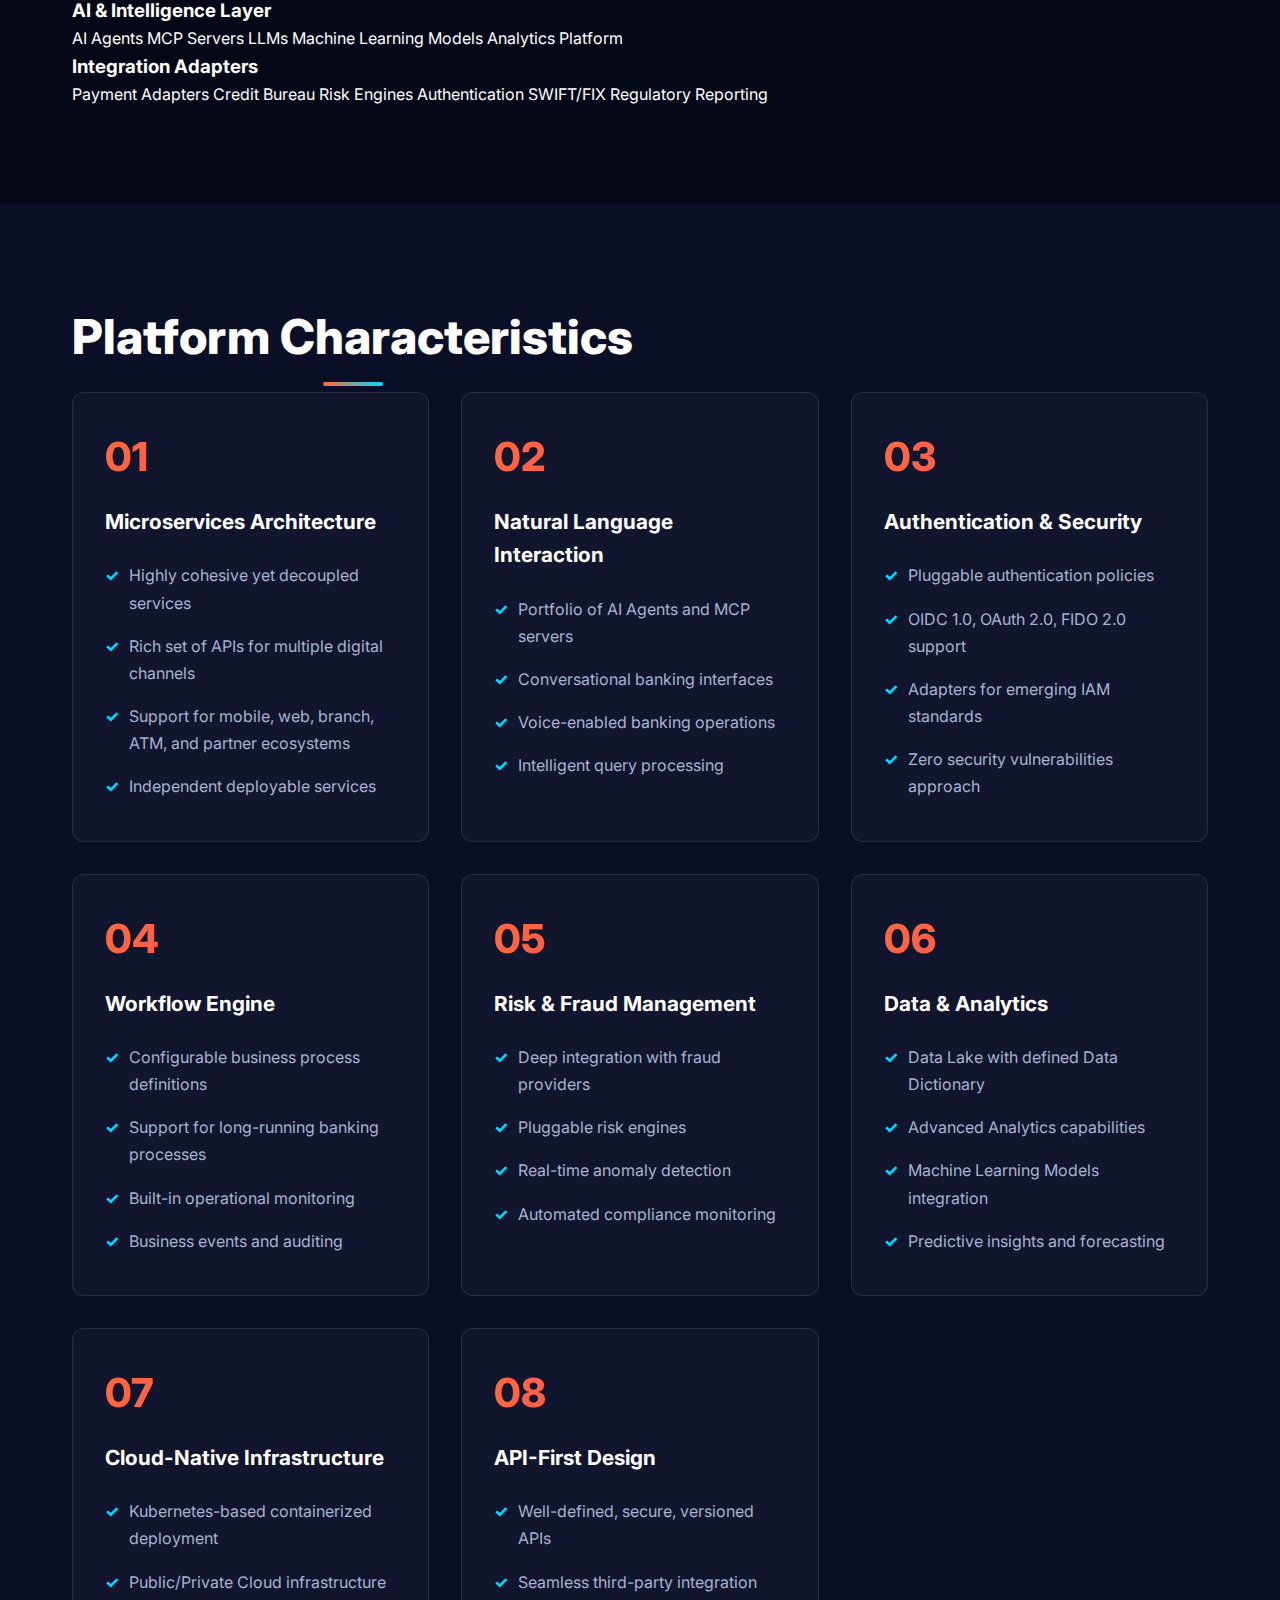
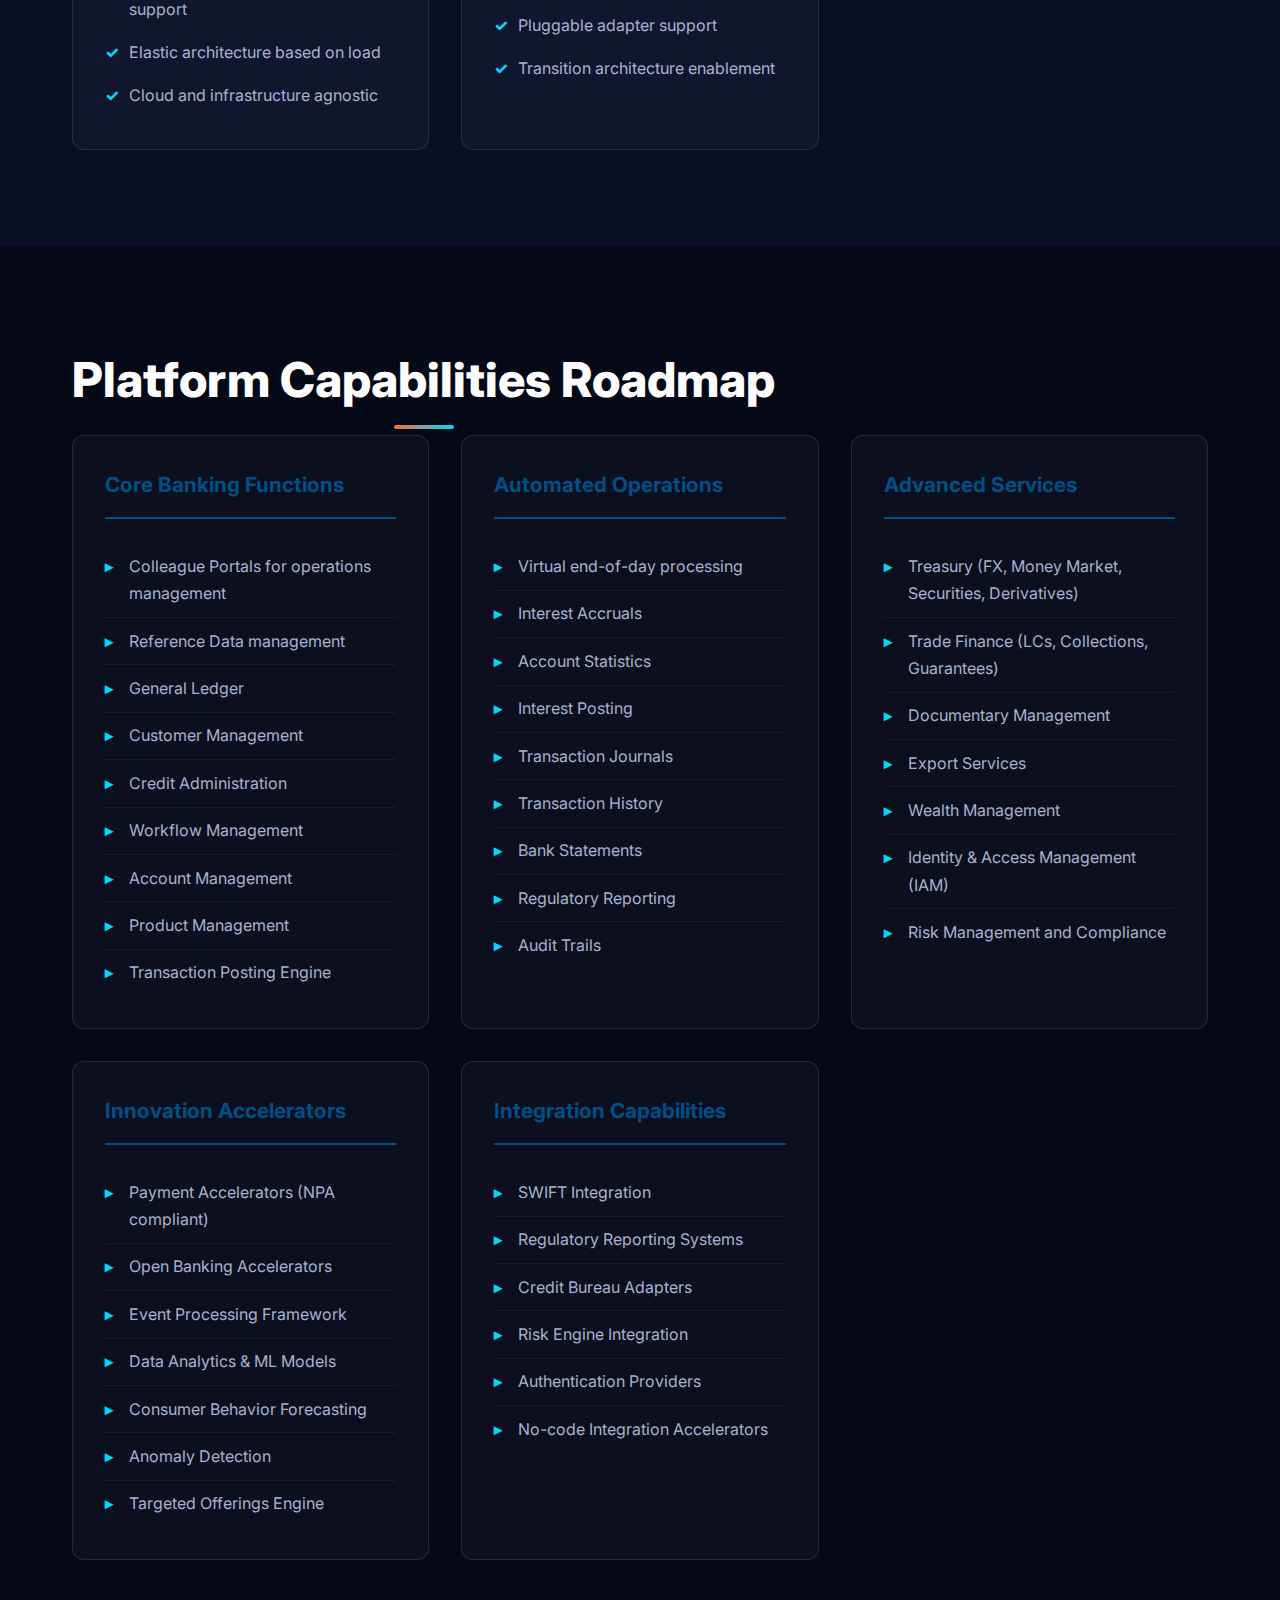
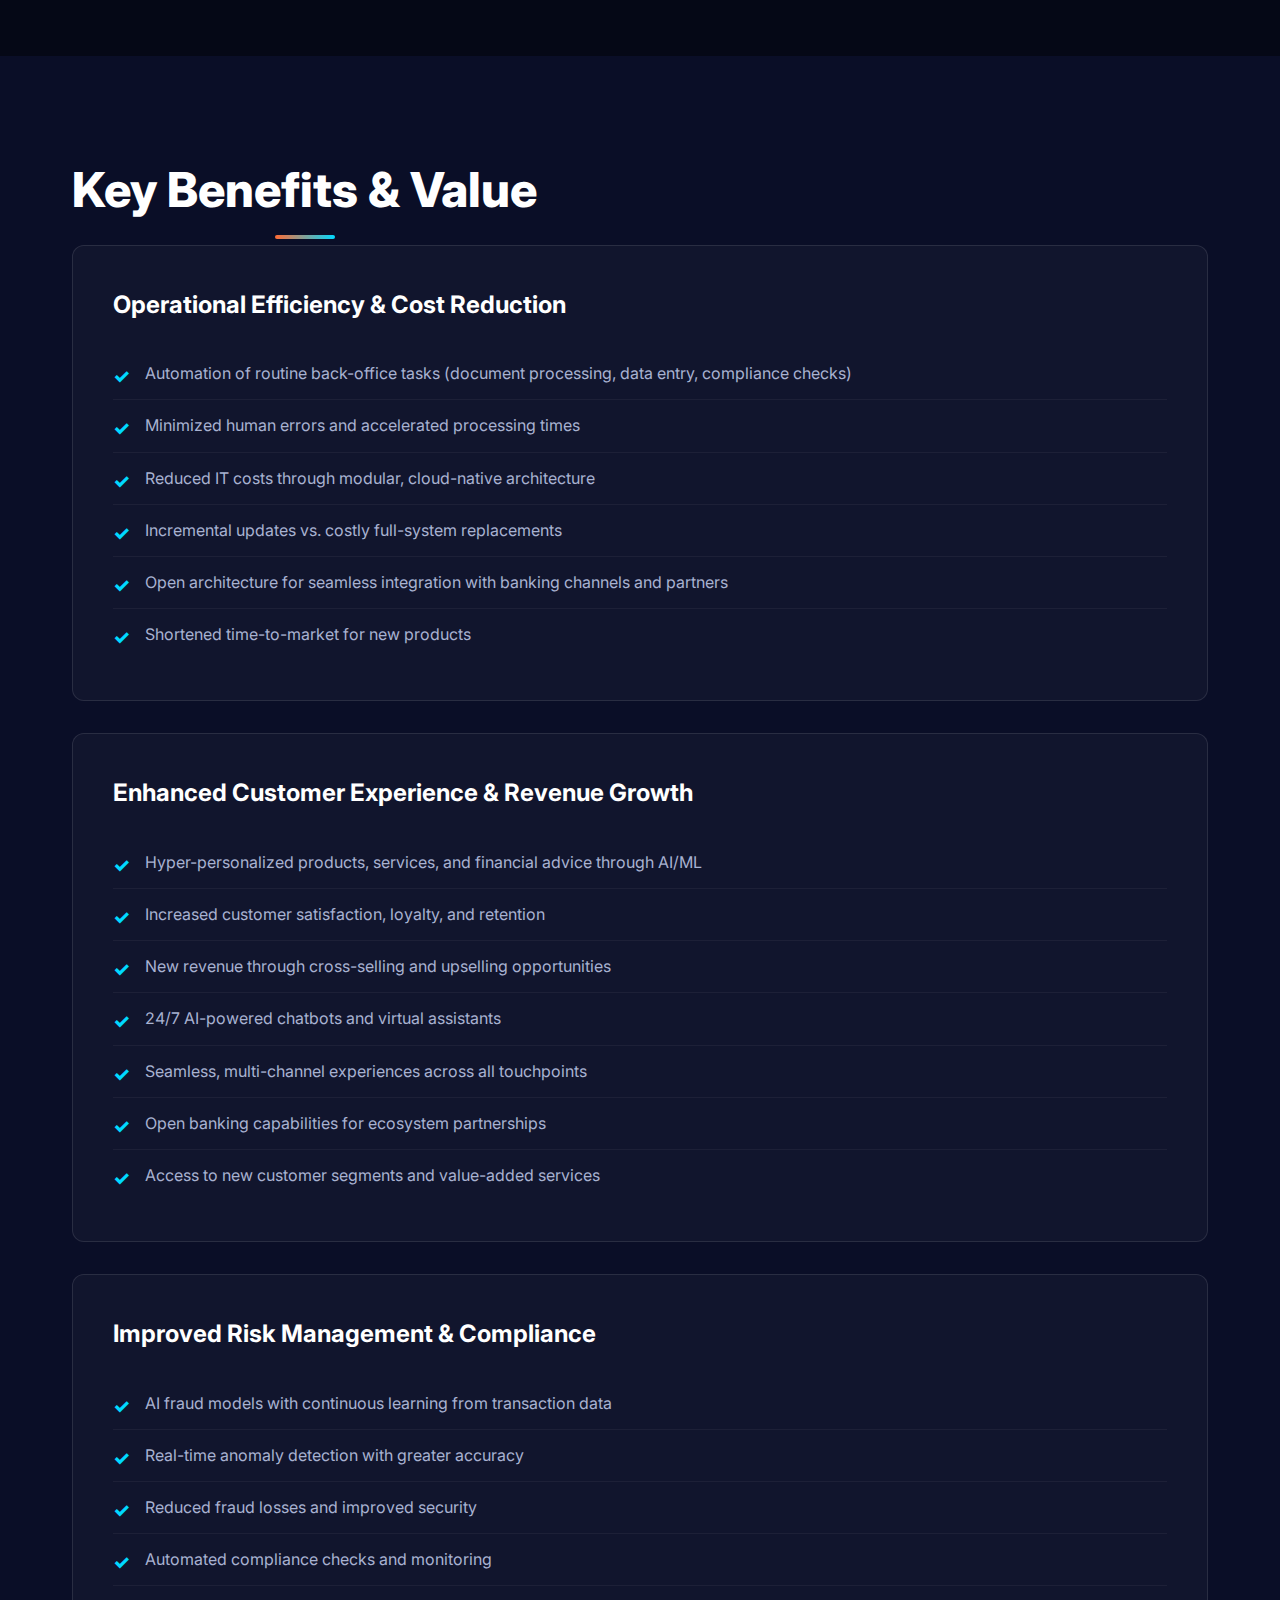
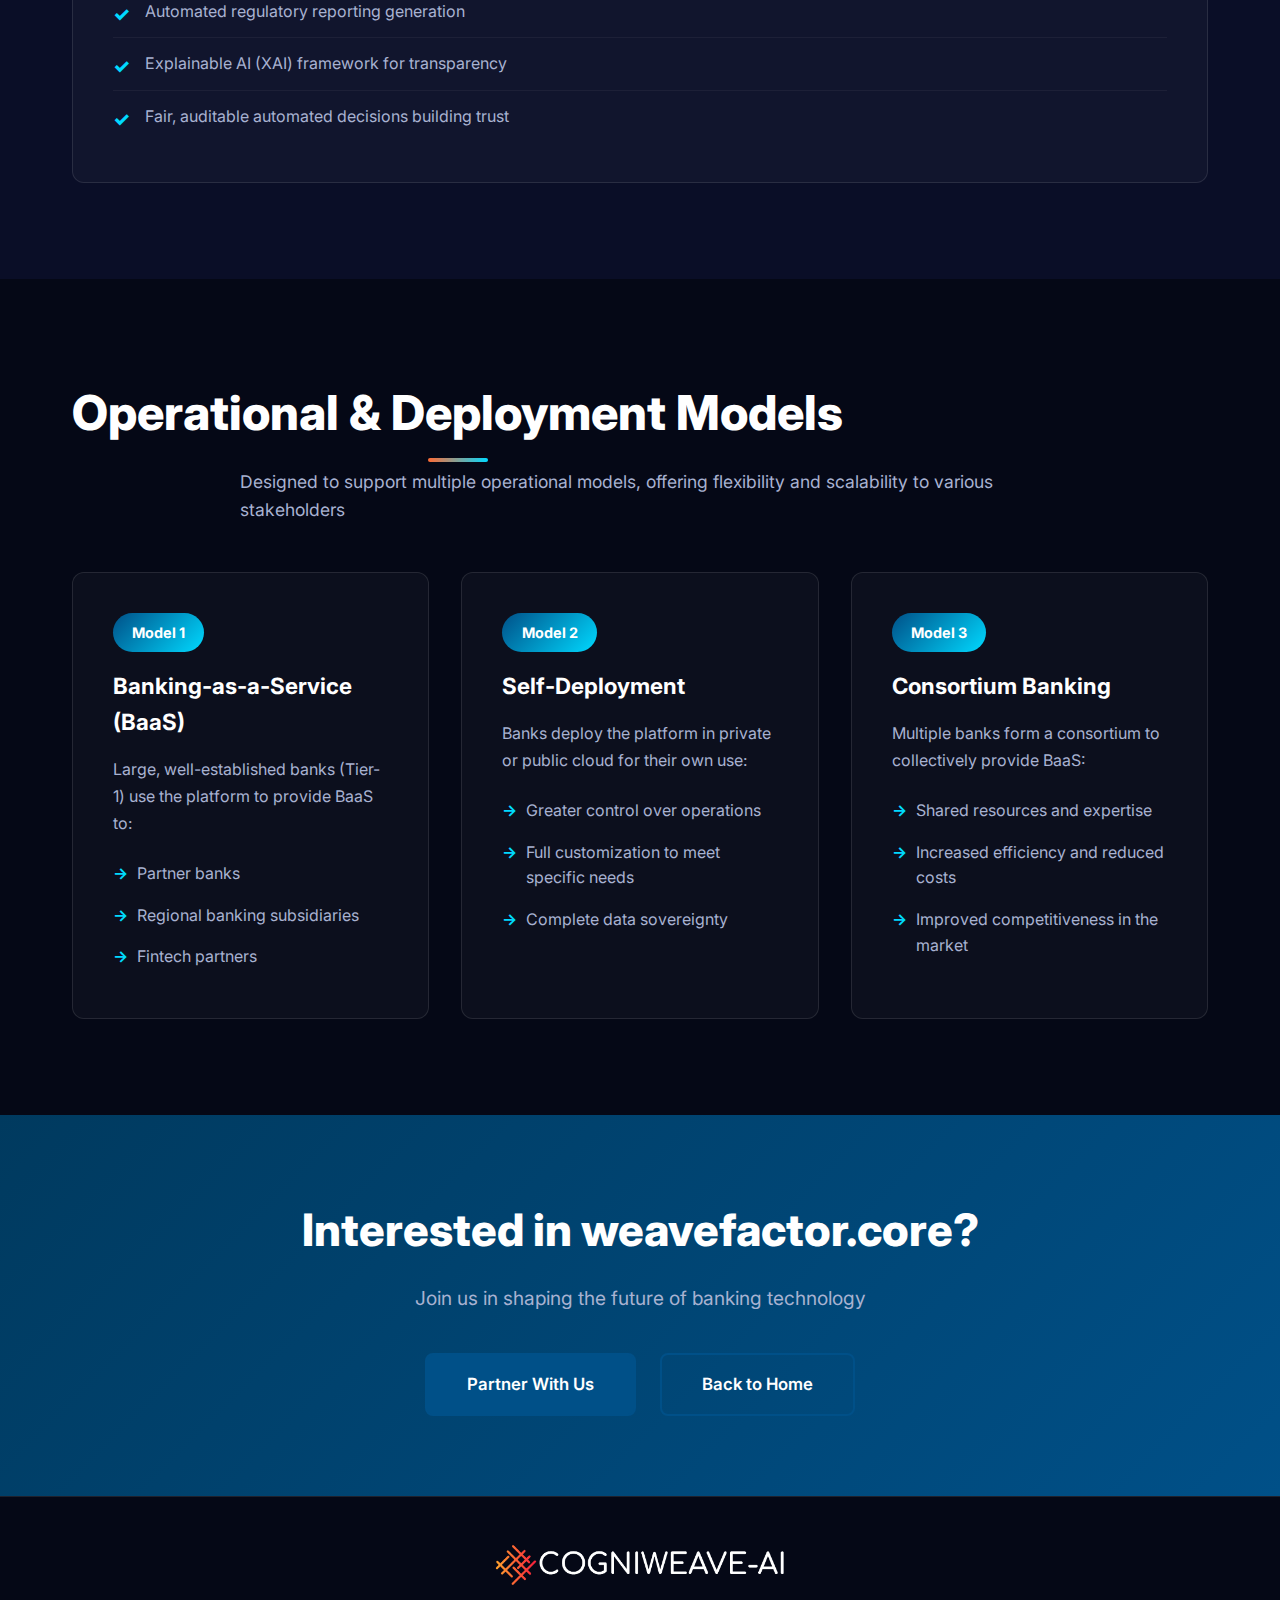
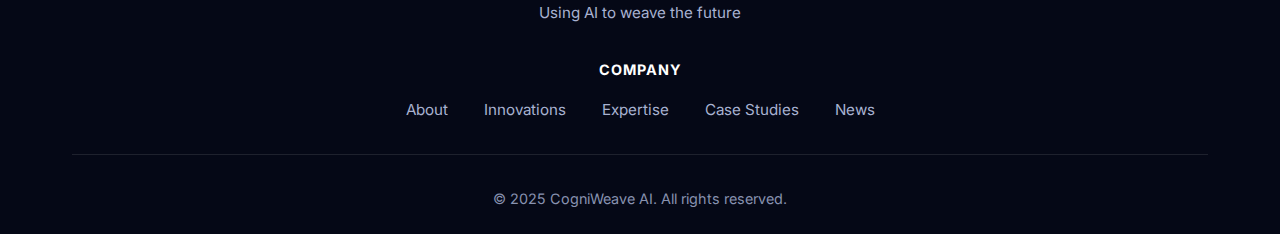
<file: weavefactor-core.html>
<!DOCTYPE html>
<html lang="en">
<head>
    <meta charset="UTF-8">
    <meta name="viewport" content="width=device-width, initial-scale=1.0">
    <title>weavefactor.core - Agentic AI Banking Platform | CogniWeave-AI</title>
    <meta name="description" content="weavefactor.core: A comprehensive Agentic AI Digital Banking Platform with AI agents, MCP servers, and cloud-native architecture.">
    <link rel="stylesheet" href="styles.css">
    <link rel="stylesheet" href="weavefactor-core.css">
    <link rel="preconnect" href="https://fonts.googleapis.com">
    <link rel="preconnect" href="https://fonts.gstatic.com" crossorigin>
    <link href="https://fonts.googleapis.com/css2?family=Inter:wght@300;400;500;600;700;800&display=swap" rel="stylesheet">
</head>
<body>
    <!-- Navigation -->
    <nav class="nav">
        <div class="container">
            <div class="nav-content">
                <div class="logo">
                    <a href="index.html">
                        <img src="assets/images/logo.png" alt="CogniWeave AI Logo" class="logo-img">
                    </a>
                </div>
                <div class="nav-links">
                    <a href="index.html#about">About</a>
                    <a href="index.html#platform">Innovations</a>
                    <a href="index.html#expertise">Expertise</a>
                    <a href="index.html#case-studies">Case Studies</a>
                    <a href="index.html#news">News</a>
                    <a href="index.html#contact" class="btn-primary">Get in Touch</a>
                </div>
                <button class="mobile-menu-btn" aria-label="Toggle menu">
                    <span></span>
                    <span></span>
                    <span></span>
                </button>
            </div>
        </div>
    </nav>

    <!-- Hero Section -->
    <section class="product-hero">
        <div class="container">
            <div class="breadcrumb">
                <a href="index.html">Home</a> / <a href="index.html#platform">Innovations</a> / <span>weavefactor.core</span>
            </div>
            <h1 class="product-title">weavefactor.core</h1>
            <p class="product-subtitle">Agentic AI Digital Banking Platform</p>
            <div class="vision-badge">
                <svg width="20" height="20" viewBox="0 0 24 24" fill="none" xmlns="http://www.w3.org/2000/svg">
                    <path d="M12 2L2 7L12 12L22 7L12 2Z" stroke="currentColor" stroke-width="2" stroke-linecap="round" stroke-linejoin="round"/>
                    <path d="M2 17L12 22L22 17" stroke="currentColor" stroke-width="2" stroke-linecap="round" stroke-linejoin="round"/>
                    <path d="M2 12L12 17L22 12" stroke="currentColor" stroke-width="2" stroke-linecap="round" stroke-linejoin="round"/>
                </svg>
                <span>Vision & Work in Progress</span>
            </div>
            <p class="vision-description">weavefactor.core represents our vision for the future of banking technology. This platform is currently in active development as part of our strategic partnership with ActivEdge Technologies. The features and capabilities described below outline our roadmap and planned innovations.</p>
        </div>
    </section>

    <!-- Overview Section -->
    <section class="section overview-section">
        <div class="container">
            <h2 class="section-title">Platform Overview</h2>
            <p class="overview-intro">A modern, AI-powered banking platform built on cloud-native, microservices-based architecture with integrated Machine Learning capabilities directly into the core banking engine.</p>
            
            <div class="features-grid">
                <div class="feature-box">
                    <h3>Comprehensive Banking Coverage</h3>
                    <p>End-to-end banking operations from customer onboarding to transaction processing, regulatory reporting, and wealth management</p>
                </div>
                <div class="feature-box">
                    <h3>AI Agent Portfolio</h3>
                    <ul class="feature-list">
                        <li>Customer onboarding and ongoing screening</li>
                        <li>Credit decisioning</li>
                        <li>Fraud monitoring and detection</li>
                        <li>Automated compliance workflows</li>
                    </ul>
                </div>
                <div class="feature-box">
                    <h3>AI Capabilities</h3>
                    <ul class="feature-list">
                        <li>Natural Language Processing (NLP)</li>
                        <li>Voice Script Analysis</li>
                        <li>Virtual agents for customer service</li>
                        <li>Facial recognition for ID proofing</li>
                    </ul>
                </div>
                <div class="feature-box">
                    <h3>Modern Architecture</h3>
                    <ul class="feature-list">
                        <li>API-based, cloud-ready infrastructure</li>
                        <li>Secure coding practices</li>
                        <li>Suite of MCP servers for Agentic AI</li>
                        <li>Compliance and security alignment</li>
                    </ul>
                </div>
            </div>
        </div>
    </section>

    <!-- Architecture Section -->
    <section class="section architecture-section">
        <div class="container">
            <h2 class="section-title">Platform Architecture</h2>
            <div class="architecture-diagram">
                <div class="architecture-layer">
                    <h3>Banking APIs / Natural Language Interface</h3>
                    <p>Multi-channel access through mobile, web, branch, ATM, and partner ecosystem</p>
                </div>
                <div class="architecture-layer">
                    <h3>API Gateway</h3>
                    <p>Secure, versioned API management and routing</p>
                </div>
                <div class="architecture-layer">
                    <h3>Core Banking Services</h3>
                    <div class="services-grid">
                        <span>Customer Management</span>
                        <span>Account Management</span>
                        <span>Payments</span>
                        <span>Lending</span>
                        <span>Security</span>
                        <span>Trade Finance</span>
                        <span>Treasury</span>
                        <span>Wealth Management</span>
                        <span>General Ledger</span>
                        <span>Workflow Management</span>
                    </div>
                </div>
                <div class="architecture-layer">
                    <h3>AI & Intelligence Layer</h3>
                    <div class="services-grid">
                        <span>AI Agents</span>
                        <span>MCP Servers</span>
                        <span>LLMs</span>
                        <span>Machine Learning Models</span>
                        <span>Analytics Platform</span>
                    </div>
                </div>
                <div class="architecture-layer">
                    <h3>Integration Adapters</h3>
                    <div class="services-grid">
                        <span>Payment Adapters</span>
                        <span>Credit Bureau</span>
                        <span>Risk Engines</span>
                        <span>Authentication</span>
                        <span>SWIFT/FIX</span>
                        <span>Regulatory Reporting</span>
                    </div>
                </div>
            </div>
        </div>
    </section>

    <!-- Platform Characteristics -->
    <section class="section characteristics-section">
        <div class="container">
            <h2 class="section-title">Platform Characteristics</h2>
            <div class="characteristics-grid">
                <div class="characteristic-card">
                    <div class="characteristic-number">01</div>
                    <h3>Microservices Architecture</h3>
                    <ul class="char-list">
                        <li>Highly cohesive yet decoupled services</li>
                        <li>Rich set of APIs for multiple digital channels</li>
                        <li>Support for mobile, web, branch, ATM, and partner ecosystems</li>
                        <li>Independent deployable services</li>
                    </ul>
                </div>
                <div class="characteristic-card">
                    <div class="characteristic-number">02</div>
                    <h3>Natural Language Interaction</h3>
                    <ul class="char-list">
                        <li>Portfolio of AI Agents and MCP servers</li>
                        <li>Conversational banking interfaces</li>
                        <li>Voice-enabled banking operations</li>
                        <li>Intelligent query processing</li>
                    </ul>
                </div>
                <div class="characteristic-card">
                    <div class="characteristic-number">03</div>
                    <h3>Authentication & Security</h3>
                    <ul class="char-list">
                        <li>Pluggable authentication policies</li>
                        <li>OIDC 1.0, OAuth 2.0, FIDO 2.0 support</li>
                        <li>Adapters for emerging IAM standards</li>
                        <li>Zero security vulnerabilities approach</li>
                    </ul>
                </div>
                <div class="characteristic-card">
                    <div class="characteristic-number">04</div>
                    <h3>Workflow Engine</h3>
                    <ul class="char-list">
                        <li>Configurable business process definitions</li>
                        <li>Support for long-running banking processes</li>
                        <li>Built-in operational monitoring</li>
                        <li>Business events and auditing</li>
                    </ul>
                </div>
                <div class="characteristic-card">
                    <div class="characteristic-number">05</div>
                    <h3>Risk & Fraud Management</h3>
                    <ul class="char-list">
                        <li>Deep integration with fraud providers</li>
                        <li>Pluggable risk engines</li>
                        <li>Real-time anomaly detection</li>
                        <li>Automated compliance monitoring</li>
                    </ul>
                </div>
                <div class="characteristic-card">
                    <div class="characteristic-number">06</div>
                    <h3>Data & Analytics</h3>
                    <ul class="char-list">
                        <li>Data Lake with defined Data Dictionary</li>
                        <li>Advanced Analytics capabilities</li>
                        <li>Machine Learning Models integration</li>
                        <li>Predictive insights and forecasting</li>
                    </ul>
                </div>
                <div class="characteristic-card">
                    <div class="characteristic-number">07</div>
                    <h3>Cloud-Native Infrastructure</h3>
                    <ul class="char-list">
                        <li>Kubernetes-based containerized deployment</li>
                        <li>Public/Private Cloud infrastructure support</li>
                        <li>Elastic architecture based on load</li>
                        <li>Cloud and infrastructure agnostic</li>
                    </ul>
                </div>
                <div class="characteristic-card">
                    <div class="characteristic-number">08</div>
                    <h3>API-First Design</h3>
                    <ul class="char-list">
                        <li>Well-defined, secure, versioned APIs</li>
                        <li>Seamless third-party integration</li>
                        <li>Pluggable adapter support</li>
                        <li>Transition architecture enablement</li>
                    </ul>
                </div>
            </div>
        </div>
    </section>

    <!-- Platform Capabilities -->
    <section class="section capabilities-section">
        <div class="container">
            <h2 class="section-title">Platform Capabilities Roadmap</h2>
            <div class="capabilities-wrapper">
                <div class="capability-category">
                    <h3>Core Banking Functions</h3>
                    <ul class="capability-list">
                        <li>Colleague Portals for operations management</li>
                        <li>Reference Data management</li>
                        <li>General Ledger</li>
                        <li>Customer Management</li>
                        <li>Credit Administration</li>
                        <li>Workflow Management</li>
                        <li>Account Management</li>
                        <li>Product Management</li>
                        <li>Transaction Posting Engine</li>
                    </ul>
                </div>
                <div class="capability-category">
                    <h3>Automated Operations</h3>
                    <ul class="capability-list">
                        <li>Virtual end-of-day processing</li>
                        <li>Interest Accruals</li>
                        <li>Account Statistics</li>
                        <li>Interest Posting</li>
                        <li>Transaction Journals</li>
                        <li>Transaction History</li>
                        <li>Bank Statements</li>
                        <li>Regulatory Reporting</li>
                        <li>Audit Trails</li>
                    </ul>
                </div>
                <div class="capability-category">
                    <h3>Advanced Services</h3>
                    <ul class="capability-list">
                        <li>Treasury (FX, Money Market, Securities, Derivatives)</li>
                        <li>Trade Finance (LCs, Collections, Guarantees)</li>
                        <li>Documentary Management</li>
                        <li>Export Services</li>
                        <li>Wealth Management</li>
                        <li>Identity & Access Management (IAM)</li>
                        <li>Risk Management and Compliance</li>
                    </ul>
                </div>
                <div class="capability-category">
                    <h3>Innovation Accelerators</h3>
                    <ul class="capability-list">
                        <li>Payment Accelerators (NPA compliant)</li>
                        <li>Open Banking Accelerators</li>
                        <li>Event Processing Framework</li>
                        <li>Data Analytics & ML Models</li>
                        <li>Consumer Behavior Forecasting</li>
                        <li>Anomaly Detection</li>
                        <li>Targeted Offerings Engine</li>
                    </ul>
                </div>
                <div class="capability-category">
                    <h3>Integration Capabilities</h3>
                    <ul class="capability-list">
                        <li>SWIFT Integration</li>
                        <li>Regulatory Reporting Systems</li>
                        <li>Credit Bureau Adapters</li>
                        <li>Risk Engine Integration</li>
                        <li>Authentication Providers</li>
                        <li>No-code Integration Accelerators</li>
                    </ul>
                </div>
            </div>
        </div>
    </section>

    <!-- Benefits Section -->
    <section class="section benefits-section">
        <div class="container">
            <h2 class="section-title">Key Benefits & Value</h2>
            <div class="benefits-grid">
                <div class="benefit-card">
                    <h3>Operational Efficiency & Cost Reduction</h3>
                    <ul class="benefit-list">
                        <li>Automation of routine back-office tasks (document processing, data entry, compliance checks)</li>
                        <li>Minimized human errors and accelerated processing times</li>
                        <li>Reduced IT costs through modular, cloud-native architecture</li>
                        <li>Incremental updates vs. costly full-system replacements</li>
                        <li>Open architecture for seamless integration with banking channels and partners</li>
                        <li>Shortened time-to-market for new products</li>
                    </ul>
                </div>
                <div class="benefit-card">
                    <h3>Enhanced Customer Experience & Revenue Growth</h3>
                    <ul class="benefit-list">
                        <li>Hyper-personalized products, services, and financial advice through AI/ML</li>
                        <li>Increased customer satisfaction, loyalty, and retention</li>
                        <li>New revenue through cross-selling and upselling opportunities</li>
                        <li>24/7 AI-powered chatbots and virtual assistants</li>
                        <li>Seamless, multi-channel experiences across all touchpoints</li>
                        <li>Open banking capabilities for ecosystem partnerships</li>
                        <li>Access to new customer segments and value-added services</li>
                    </ul>
                </div>
                <div class="benefit-card">
                    <h3>Improved Risk Management & Compliance</h3>
                    <ul class="benefit-list">
                        <li>AI fraud models with continuous learning from transaction data</li>
                        <li>Real-time anomaly detection with greater accuracy</li>
                        <li>Reduced fraud losses and improved security</li>
                        <li>Automated compliance checks and monitoring</li>
                        <li>Automated regulatory reporting generation</li>
                        <li>Explainable AI (XAI) framework for transparency</li>
                        <li>Fair, auditable automated decisions building trust</li>
                    </ul>
                </div>
            </div>
        </div>
    </section>

    <!-- Deployment Models -->
    <section class="section deployment-section">
        <div class="container">
            <h2 class="section-title">Operational & Deployment Models</h2>
            <p class="deployment-intro">Designed to support multiple operational models, offering flexibility and scalability to various stakeholders</p>
            <div class="deployment-grid">
                <div class="deployment-card">
                    <div class="deployment-number">Model 1</div>
                    <h3>Banking-as-a-Service (BaaS)</h3>
                    <p>Large, well-established banks (Tier-1) use the platform to provide BaaS to:</p>
                    <ul class="deployment-list">
                        <li>Partner banks</li>
                        <li>Regional banking subsidiaries</li>
                        <li>Fintech partners</li>
                    </ul>
                </div>
                <div class="deployment-card">
                    <div class="deployment-number">Model 2</div>
                    <h3>Self-Deployment</h3>
                    <p>Banks deploy the platform in private or public cloud for their own use:</p>
                    <ul class="deployment-list">
                        <li>Greater control over operations</li>
                        <li>Full customization to meet specific needs</li>
                        <li>Complete data sovereignty</li>
                    </ul>
                </div>
                <div class="deployment-card">
                    <div class="deployment-number">Model 3</div>
                    <h3>Consortium Banking</h3>
                    <p>Multiple banks form a consortium to collectively provide BaaS:</p>
                    <ul class="deployment-list">
                        <li>Shared resources and expertise</li>
                        <li>Increased efficiency and reduced costs</li>
                        <li>Improved competitiveness in the market</li>
                    </ul>
                </div>
            </div>
        </div>
    </section>

    <!-- CTA Section -->
    <section class="section cta-section">
        <div class="container">
            <div class="cta-content">
                <h2 class="cta-title">Interested in weavefactor.core?</h2>
                <p class="cta-subtitle">Join us in shaping the future of banking technology</p>
                <div class="cta-buttons">
                    <a href="index.html#contact" class="btn-primary-large">Partner With Us</a>
                    <a href="index.html" class="btn-secondary-large">Back to Home</a>
                </div>
            </div>
        </div>
    </section>

    <!-- Footer -->
    <footer class="footer">
        <div class="container">
            <div class="footer-content">
                <div class="footer-brand">
                    <img src="assets/images/logo.png" alt="CogniWeave AI" class="footer-logo">
                    <p class="footer-tagline">Using AI to weave the future</p>
                </div>
                <div class="footer-links">
                    <div class="footer-section">
                        <h4>Company</h4>
                        <a href="index.html#about">About</a>
                        <a href="index.html#platform">Innovations</a>
                        <a href="index.html#expertise">Expertise</a>
                        <a href="index.html#case-studies">Case Studies</a>
                        <a href="index.html#news">News</a>
                    </div>
                </div>
            </div>
            <div class="footer-bottom">
                <p>&copy; 2025 CogniWeave AI. All rights reserved.</p>
            </div>
        </div>
    </footer>

    <script src="script.js"></script>
</body>
</html>
</file>
<file: styles.css>
:root {
    --primary-color: #005088;
    --primary-dark: #003a5f;
    --primary-light: #0066a8;
    --accent-orange: #FF6B35;
    --accent-cyan: #00D9FF;
    --accent-pink: #FF3E8F;
    --accent-yellow: #FFB800;
    --bg-dark: #0a0e27;
    --bg-darker: #050816;
    --text-light: #ffffff;
    --text-gray: #a8b2d1;
    --text-muted: #8892b0;
}

* {
    margin: 0;
    padding: 0;
    box-sizing: border-box;
}

html {
    scroll-behavior: smooth;
}

body {
    font-family: 'Inter', -apple-system, BlinkMacSystemFont, 'Segoe UI', Roboto, Oxygen, Ubuntu, Cantarell, sans-serif;
    background-color: var(--bg-darker);
    color: var(--text-light);
    line-height: 1.6;
    overflow-x: hidden;
}

.container {
    max-width: 1200px;
    margin: 0 auto;
    padding: 0 2rem;
}

/* Navigation */
.nav {
    position: fixed;
    top: 0;
    left: 0;
    right: 0;
    z-index: 1000;
    background: rgba(10, 14, 39, 0.95);
    backdrop-filter: blur(10px);
    border-bottom: 1px solid rgba(255, 255, 255, 0.1);
    transition: all 0.3s ease;
}

.nav.scrolled {
    background: rgba(10, 14, 39, 0.98);
    box-shadow: 0 4px 30px rgba(0, 0, 0, 0.3);
}

.nav-content {
    display: flex;
    justify-content: space-between;
    align-items: center;
    padding: 1rem 0;
}

.logo-img {
    height: 40px;
    transition: transform 0.3s ease;
}

.logo-img:hover {
    transform: scale(1.05);
}

.nav-links {
    display: flex;
    gap: 2rem;
    align-items: center;
}

.nav-links a {
    color: var(--text-light);
    text-decoration: none;
    font-weight: 500;
    font-size: 0.95rem;
    transition: color 0.3s ease;
    position: relative;
}

.nav-links a:not(.btn-primary):hover {
    color: var(--accent-cyan);
}

.nav-links a:not(.btn-primary)::after {
    content: '';
    position: absolute;
    bottom: -5px;
    left: 0;
    width: 0;
    height: 2px;
    background: var(--accent-cyan);
    transition: width 0.3s ease;
}

.nav-links a:not(.btn-primary):hover::after {
    width: 100%;
}

.mobile-menu-btn {
    display: none;
    flex-direction: column;
    gap: 4px;
    background: none;
    border: none;
    cursor: pointer;
    padding: 5px;
}

.mobile-menu-btn span {
    width: 25px;
    height: 2px;
    background: var(--text-light);
    transition: all 0.3s ease;
}

/* Buttons */
.btn-primary {
    background: var(--primary-color);
    color: var(--text-light);
    padding: 0.6rem 1.5rem;
    border-radius: 6px;
    font-weight: 600;
    transition: all 0.3s ease;
    border: 1px solid var(--primary-color);
}

.btn-primary:hover {
    background: var(--primary-light);
    transform: translateY(-2px);
    box-shadow: 0 4px 15px rgba(0, 80, 136, 0.4);
}

.btn-primary-large {
    display: inline-block;
    background: var(--primary-color);
    color: var(--text-light);
    padding: 1rem 2.5rem;
    border-radius: 8px;
    font-weight: 600;
    font-size: 1.05rem;
    text-decoration: none;
    transition: all 0.3s ease;
    border: 2px solid var(--primary-color);
}

.btn-primary-large:hover {
    background: var(--primary-light);
    transform: translateY(-3px);
    box-shadow: 0 8px 25px rgba(0, 80, 136, 0.5);
}

.btn-secondary-large {
    display: inline-block;
    background: transparent;
    color: var(--text-light);
    padding: 1rem 2.5rem;
    border-radius: 8px;
    font-weight: 600;
    font-size: 1.05rem;
    text-decoration: none;
    transition: all 0.3s ease;
    border: 2px solid var(--primary-color);
}

.btn-secondary-large:hover {
    background: var(--primary-color);
    transform: translateY(-3px);
    box-shadow: 0 8px 25px rgba(0, 80, 136, 0.4);
}

/* Hero Section */
.hero {
    position: relative;
    min-height: 100vh;
    display: flex;
    align-items: center;
    justify-content: center;
    overflow: hidden;
    padding-top: 80px;
}

.hero-background {
    position: absolute;
    top: 0;
    left: 0;
    width: 100%;
    height: 100%;
    z-index: 0;
}

.hero-bg-img {
    width: 100%;
    height: 100%;
    object-fit: cover;
    opacity: 0.6;
    animation: slowZoom 20s ease-in-out infinite alternate;
}

@keyframes slowZoom {
    0% {
        transform: scale(1);
    }
    100% {
        transform: scale(1.1);
    }
}

.hero-overlay {
    position: absolute;
    top: 0;
    left: 0;
    width: 100%;
    height: 100%;
    background: linear-gradient(135deg, 
        rgba(5, 8, 22, 0.85) 0%, 
        rgba(10, 14, 39, 0.75) 50%, 
        rgba(0, 80, 136, 0.2) 100%);
}

.hero-content {
    position: relative;
    z-index: 1;
    text-align: center;
    max-width: 900px;
    animation: fadeInUp 1s ease-out;
}

@keyframes fadeInUp {
    from {
        opacity: 0;
        transform: translateY(30px);
    }
    to {
        opacity: 1;
        transform: translateY(0);
    }
}

.hero-title {
    font-size: clamp(2.5rem, 6vw, 4.5rem);
    font-weight: 800;
    line-height: 1.2;
    margin-bottom: 1rem;
    background: linear-gradient(135deg, var(--text-light) 0%, var(--accent-cyan) 100%);
    -webkit-background-clip: text;
    -webkit-text-fill-color: transparent;
    background-clip: text;
}

.hero-subtitle {
    font-size: clamp(1.2rem, 3vw, 1.8rem);
    color: var(--accent-orange);
    font-weight: 600;
    margin-bottom: 2rem;
}

.hero-description {
    font-size: clamp(1rem, 2vw, 1.2rem);
    color: var(--text-gray);
    margin-bottom: 3rem;
    line-height: 1.8;
}

.hero-description p {
    margin-bottom: 0.5rem;
}

.hero-cta {
    display: flex;
    gap: 1.5rem;
    justify-content: center;
    flex-wrap: wrap;
}

.scroll-indicator {
    position: absolute;
    bottom: 2rem;
    left: 50%;
    transform: translateX(-50%);
    width: 24px;
    height: 40px;
    border: 2px solid var(--primary-color);
    border-radius: 20px;
    display: flex;
    justify-content: center;
    padding-top: 8px;
}

.scroll-indicator span {
    width: 4px;
    height: 8px;
    background: var(--accent-cyan);
    border-radius: 2px;
    animation: scroll 2s ease-in-out infinite;
}

@keyframes scroll {
    0%, 100% {
        transform: translateY(0);
        opacity: 0;
    }
    50% {
        transform: translateY(10px);
        opacity: 1;
    }
}

/* Sections */
.section {
    padding: 6rem 0;
    position: relative;
}

.section-header {
    text-align: center;
    margin-bottom: 4rem;
}

.section-title {
    font-size: clamp(2rem, 4vw, 3rem);
    font-weight: 800;
    color: var(--text-light);
    margin-bottom: 1rem;
    position: relative;
    display: inline-block;
}

.section-title::after {
    content: '';
    position: absolute;
    bottom: -10px;
    left: 50%;
    transform: translateX(-50%);
    width: 60px;
    height: 4px;
    background: linear-gradient(90deg, var(--accent-orange), var(--accent-cyan));
    border-radius: 2px;
}

.section-subtitle {
    font-size: 1.2rem;
    color: var(--text-gray);
    margin-top: 1.5rem;
}

/* About Section */
.about-section {
    background: linear-gradient(180deg, var(--bg-darker) 0%, var(--bg-dark) 100%);
}

.features-grid {
    display: grid;
    grid-template-columns: repeat(auto-fit, minmax(300px, 1fr));
    gap: 2rem;
}

.feature-card {
    background: rgba(255, 255, 255, 0.03);
    border: 1px solid rgba(255, 255, 255, 0.1);
    border-radius: 12px;
    padding: 2.5rem;
    transition: all 0.3s ease;
    position: relative;
    overflow: hidden;
}

.feature-card::before {
    content: '';
    position: absolute;
    top: 0;
    left: 0;
    width: 100%;
    height: 100%;
    background: linear-gradient(135deg, rgba(0, 80, 136, 0.1) 0%, transparent 100%);
    opacity: 0;
    transition: opacity 0.3s ease;
}

.feature-card:hover {
    transform: translateY(-10px);
    border-color: var(--primary-color);
    box-shadow: 0 10px 40px rgba(0, 80, 136, 0.3);
}

.feature-card:hover::before {
    opacity: 1;
}



.feature-icon {
    width: 64px;
    height: 64px;
    background: linear-gradient(135deg, var(--primary-color), var(--accent-cyan));
    border-radius: 12px;
    display: flex;
    align-items: center;
    justify-content: center;
    margin-bottom: 1.5rem;
    color: var(--text-light);
}

.feature-card h3 {
    font-size: 1.5rem;
    font-weight: 700;
    margin-bottom: 1rem;
    color: var(--text-light);
}

.feature-card p {
    color: var(--text-gray);
    line-height: 1.7;
}

/* Platform Section */
.platform-section {
    background: var(--bg-dark);
}

.platform-grid {
    display: grid;
    grid-template-columns: repeat(auto-fit, minmax(320px, 1fr));
    gap: 2rem;
}

.platform-card {
    background: rgba(255, 255, 255, 0.03);
    border: 1px solid rgba(255, 255, 255, 0.1);
    border-radius: 12px;
    padding: 2.5rem;
    transition: all 0.3s ease;
    position: relative;
}

.platform-card:hover {
    transform: translateY(-5px);
    border-color: var(--accent-orange);
    box-shadow: 0 10px 40px rgba(255, 107, 53, 0.2);
}

.platform-number {
    font-size: 3rem;
    font-weight: 800;
    background: linear-gradient(135deg, var(--accent-orange), var(--accent-pink));
    -webkit-background-clip: text;
    -webkit-text-fill-color: transparent;
    background-clip: text;
    margin-bottom: 1rem;
}

.platform-card h3 {
    font-size: 1.5rem;
    font-weight: 700;
    color: var(--text-light);
    margin-bottom: 1rem;
}

.platform-card p {
    color: var(--text-gray);
    margin-bottom: 1.5rem;
    line-height: 1.7;
}

.platform-tags {
    display: flex;
    gap: 0.5rem;
    flex-wrap: wrap;
}

.tag {
    background: rgba(0, 80, 136, 0.2);
    color: var(--accent-cyan);
    padding: 0.4rem 1rem;
    border-radius: 20px;
    font-size: 0.85rem;
    font-weight: 600;
    border: 1px solid var(--primary-color);
}

/* Expertise Section */
.expertise-section {
    background: linear-gradient(180deg, var(--bg-dark) 0%, var(--bg-darker) 100%);
}

.expertise-content {
    display: grid;
    grid-template-columns: 1fr 1fr;
    gap: 4rem;
    align-items: center;
}

.expertise-list {
    list-style: none;
    margin-top: 2rem;
}

.expertise-list li {
    color: var(--text-gray);
    padding: 1rem 0;
    padding-left: 2rem;
    position: relative;
    line-height: 1.7;
    border-bottom: 1px solid rgba(255, 255, 255, 0.1);
}

.expertise-list li::before {
    content: '✓';
    position: absolute;
    left: 0;
    color: var(--accent-cyan);
    font-weight: 800;
    font-size: 1.2rem;
}

.expertise-stats {
    display: grid;
    gap: 2rem;
}

.stat-card {
    background: rgba(255, 255, 255, 0.03);
    border: 1px solid rgba(255, 255, 255, 0.1);
    border-radius: 12px;
    padding: 2rem;
    text-align: center;
    transition: all 0.3s ease;
}

.stat-card:hover {
    border-color: var(--accent-cyan);
    transform: scale(1.05);
}

.stat-number {
    font-size: 3rem;
    font-weight: 800;
    background: linear-gradient(135deg, var(--primary-color), var(--accent-cyan));
    -webkit-background-clip: text;
    -webkit-text-fill-color: transparent;
    background-clip: text;
    margin-bottom: 0.5rem;
}

.stat-label {
    color: var(--text-gray);
    font-size: 0.95rem;
    font-weight: 600;
}

/* Clients Section */
.clients-section {
    background: var(--bg-dark);
    padding: 4rem 0;
}

.clients-grid {
    display: grid;
    grid-template-columns: repeat(auto-fit, minmax(250px, 1fr));
    gap: 2rem;
    margin-top: 2rem;
}

.client-logo {
    background: rgba(255, 255, 255, 0.03);
    border: 1px solid rgba(255, 255, 255, 0.1);
    border-radius: 12px;
    padding: 2rem;
    text-align: center;
    font-size: 1.2rem;
    font-weight: 700;
    color: var(--text-light);
    transition: all 0.3s ease;
}

.client-logo:hover {
    border-color: var(--primary-color);
    transform: translateY(-5px);
}

/* CTA Section */
.cta-section {
    background: linear-gradient(135deg, var(--primary-dark) 0%, var(--primary-color) 100%);
    text-align: center;
    padding: 5rem 0;
}

.cta-content {
    max-width: 800px;
    margin: 0 auto;
}

.cta-title {
    font-size: clamp(2rem, 4vw, 2.8rem);
    font-weight: 800;
    color: var(--text-light);
    margin-bottom: 1rem;
}

.cta-subtitle {
    font-size: 1.2rem;
    color: var(--text-gray);
    margin-bottom: 2.5rem;
}

.cta-buttons {
    display: flex;
    gap: 1.5rem;
    justify-content: center;
    flex-wrap: wrap;
}

/* Footer */
.footer {
    background: var(--bg-darker);
    padding: 3rem 0 1.5rem;
    border-top: 1px solid rgba(255, 255, 255, 0.1);
}

.footer-content {
    display: flex;
    flex-direction: column;
    align-items: center;
    text-align: center;
    gap: 2rem;
    margin-bottom: 2rem;
}

.footer-brand {
    display: flex;
    flex-direction: column;
    align-items: center;
}

.footer-logo {
    height: 40px;
    margin-bottom: 1rem;
}

.footer-tagline {
    color: var(--text-gray);
    font-size: 0.95rem;
}

.footer-links {
    width: 100%;
    display: flex;
    justify-content: center;
}

.footer-section {
    text-align: center;
}

.footer-section h4 {
    color: var(--text-light);
    font-weight: 700;
    margin-bottom: 1rem;
    font-size: 0.9rem;
    text-transform: uppercase;
    letter-spacing: 1px;
}

.footer-section a {
    display: inline-block;
    color: var(--text-gray);
    text-decoration: none;
    margin: 0 1rem;
    transition: color 0.3s ease;
    font-size: 0.95rem;
}

.footer-section a:hover {
    color: var(--accent-cyan);
}

.footer-bottom {
    text-align: center;
    padding-top: 2rem;
    border-top: 1px solid rgba(255, 255, 255, 0.1);
    color: var(--text-muted);
    font-size: 0.9rem;
}

/* Responsive Design */
@media (max-width: 968px) {
    .expertise-content {
        grid-template-columns: 1fr;
    }
}

@media (max-width: 768px) {
    .container {
        padding: 0 1.5rem;
    }

    .nav-links {
        position: fixed;
        top: 70px;
        left: 0;
        right: 0;
        background: rgba(10, 14, 39, 0.98);
        flex-direction: column;
        padding: 2rem;
        transform: translateX(100%);
        transition: transform 0.3s ease;
        border-top: 1px solid rgba(255, 255, 255, 0.1);
    }

    .nav-links.active {
        transform: translateX(0);
    }

    .mobile-menu-btn {
        display: flex;
    }

    .hero-cta,
    .cta-buttons {
        flex-direction: column;
        gap: 1rem;
    }

    .btn-primary-large,
    .btn-secondary-large {
        width: 100%;
        text-align: center;
    }

    .section {
        padding: 4rem 0;
    }

    .features-grid,
    .platform-grid {
        grid-template-columns: 1fr;
    }

    .footer-section a {
        display: block;
        margin: 0.5rem 0;
    }
}

@media (max-width: 480px) {
    .container {
        padding: 0 1rem;
    }

    .hero-title {
        font-size: 2rem;
    }

    .hero-subtitle {
        font-size: 1.1rem;
    }

    .section-title {
        font-size: 1.8rem;
    }
}

/* Case Studies Section */
.case-studies-section {
    background: var(--bg-darker);
}

.case-studies-grid {
    display: flex;
    flex-direction: column;
    gap: 2rem;
}

.case-study-card {
    background: rgba(255, 255, 255, 0.03);
    border: 1px solid rgba(255, 255, 255, 0.1);
    border-radius: 12px;
    padding: 2.5rem;
    transition: all 0.3s ease;
}

.case-study-card:hover {
    transform: translateY(-5px);
    border-color: var(--primary-color);
    box-shadow: 0 10px 40px rgba(0, 80, 136, 0.3);
}

.case-study-tag {
    display: inline-block;
    background: rgba(0, 80, 136, 0.2);
    color: var(--accent-cyan);
    padding: 0.4rem 1rem;
    border-radius: 20px;
    font-size: 0.85rem;
    font-weight: 600;
    border: 1px solid var(--primary-color);
    margin-bottom: 1.5rem;
    width: fit-content;
}

.case-study-card h3 {
    font-size: 1.4rem;
    font-weight: 700;
    color: var(--text-light);
    margin-bottom: 1.5rem;
    line-height: 1.4;
}

.case-study-list {
    list-style: none;
    margin-bottom: 1.5rem;
    padding-left: 0;
}

.case-study-list li {
    color: var(--text-gray);
    line-height: 1.7;
    margin-bottom: 1rem;
    padding-left: 1.5rem;
    position: relative;
}

.case-study-list li::before {
    content: '•';
    position: absolute;
    left: 0;
    color: var(--accent-cyan);
    font-weight: 800;
    font-size: 1.5rem;
    line-height: 1.4;
}

.case-study-card p {
    color: var(--text-gray);
    line-height: 1.7;
    margin-bottom: 1rem;
}

.case-study-card p:last-of-type {
    margin-bottom: 1.5rem;
}

.case-study-results {
    padding-top: 1.5rem;
    border-top: 1px solid rgba(255, 255, 255, 0.1);
}

.result-item {
    display: flex;
    flex-direction: column;
    gap: 0.5rem;
}

.result-label {
    font-size: 0.85rem;
    color: var(--text-muted);
    font-weight: 600;
    text-transform: uppercase;
    letter-spacing: 0.5px;
}

.result-value {
    color: var(--accent-cyan);
    font-weight: 600;
    font-size: 0.95rem;
}

/* News Section */
.news-section {
    background: linear-gradient(180deg, var(--bg-dark) 0%, var(--bg-darker) 100%);
}

.news-content {
    max-width: 900px;
    margin: 0 auto;
}

.news-card {
    background: rgba(255, 255, 255, 0.03);
    border: 1px solid rgba(255, 255, 255, 0.1);
    border-radius: 12px;
    padding: 3rem;
    transition: all 0.3s ease;
}

.featured-news {
    border-left: 4px solid var(--accent-cyan);
}

.news-card:hover {
    transform: translateY(-5px);
    border-color: var(--primary-color);
    box-shadow: 0 10px 40px rgba(0, 80, 136, 0.3);
}

.news-badge {
    display: inline-block;
    background: linear-gradient(135deg, var(--accent-orange), var(--accent-pink));
    color: var(--text-light);
    padding: 0.5rem 1.2rem;
    border-radius: 20px;
    font-size: 0.85rem;
    font-weight: 700;
    margin-bottom: 1rem;
    text-transform: uppercase;
    letter-spacing: 0.5px;
}

.news-date {
    color: var(--text-muted);
    font-size: 0.9rem;
    font-weight: 600;
    margin-bottom: 1.5rem;
}

.news-card h3 {
    font-size: 1.8rem;
    font-weight: 700;
    color: var(--text-light);
    margin-bottom: 1.5rem;
    line-height: 1.4;
}

.news-card p {
    color: var(--text-gray);
    line-height: 1.8;
    margin-bottom: 1.5rem;
    font-size: 1.05rem;
}

.news-highlights {
    display: flex;
    flex-direction: column;
    gap: 1rem;
    margin-top: 2rem;
    padding-top: 2rem;
    border-top: 1px solid rgba(255, 255, 255, 0.1);
}

.highlight-item {
    display: flex;
    align-items: center;
    gap: 1rem;
    color: var(--text-gray);
    font-size: 1rem;
}

.highlight-item svg {
    color: var(--accent-cyan);
    flex-shrink: 0;
}

.highlight-item span {
    font-weight: 500;
}

@media (max-width: 768px) {
    .case-studies-grid {
        grid-template-columns: 1fr;
    }
    
    .news-card {
        padding: 2rem;
    }
    
    .news-card h3 {
        font-size: 1.4rem;
    }
}
</file>
<file: cogniweave-coder.css>
/* CogniWeave.coder Page Specific Styles */

/* Content Centering */
.content-center {
    text-align: center;
}

/* Coder Hero */
.coder-hero {
    padding: 120px 0 60px;
    background: linear-gradient(135deg, var(--bg-darker) 0%, var(--bg-dark) 100%);
    border-bottom: 1px solid rgba(255, 255, 255, 0.1);
    text-align: center;
}

.breadcrumb {
    font-size: 0.9rem;
    color: var(--text-muted);
    margin-bottom: 2rem;
}

.breadcrumb a {
    color: var(--text-gray);
    text-decoration: none;
    transition: color 0.3s ease;
}

.breadcrumb a:hover {
    color: var(--accent-cyan);
}

.coder-title {
    font-size: clamp(2.5rem, 5vw, 3.5rem);
    font-weight: 800;
    color: var(--text-light);
    margin-bottom: 1rem;
}

.coder-subtitle {
    font-size: 1.5rem;
    color: var(--accent-orange);
    margin-bottom: 1.5rem;
}

.coder-description {
    max-width: 800px;
    margin: 0 auto;
    font-size: 1.2rem;
    color: var(--text-gray);
    line-height: 1.8;
}

/* Overview Section */
.overview-section {
    background: var(--bg-dark);
}

.section-intro {
    max-width: 900px;
    margin: 0 auto 3rem;
    font-size: 1.2rem;
    color: var(--text-gray);
    line-height: 1.8;
}

.features-grid {
    display: grid;
    grid-template-columns: repeat(auto-fit, minmax(250px, 1fr));
    gap: 2rem;
    max-width: 1200px;
    margin: 0 auto;
}

.feature-box {
    background: rgba(255, 255, 255, 0.03);
    border: 1px solid rgba(255, 255, 255, 0.1);
    border-radius: 12px;
    padding: 2.5rem;
    transition: all 0.3s ease;
    text-align: center;
    display: flex;
    flex-direction: column;
    align-items: center;
}

.feature-box:hover {
    border-color: var(--primary-color);
    transform: translateY(-5px);
    box-shadow: 0 10px 40px rgba(0, 80, 136, 0.3);
}

.feature-icon {
    font-size: 3rem;
    margin-bottom: 1.5rem;
    display: block;
    text-align: center;
}

.feature-box h3 {
    font-size: 1.3rem;
    font-weight: 700;
    color: var(--text-light);
    margin-bottom: 1rem;
}

.feature-box p {
    color: var(--text-gray);
    line-height: 1.7;
}

/* How It Works Section */
.how-it-works-section {
    background: var(--bg-darker);
}

.workflow-steps {
    display: flex;
    flex-wrap: wrap;
    justify-content: center;
    align-items: center;
    gap: 2rem;
    max-width: 1400px;
    margin: 0 auto;
}

.workflow-step {
    background: rgba(255, 255, 255, 0.03);
    border: 1px solid rgba(255, 255, 255, 0.1);
    border-radius: 12px;
    padding: 2rem;
    flex: 0 1 200px;
    text-align: center;
    transition: all 0.3s ease;
}

.workflow-step:hover {
    border-color: var(--accent-cyan);
    transform: translateY(-5px);
    box-shadow: 0 10px 30px rgba(0, 217, 255, 0.2);
}

.step-number {
    display: inline-block;
    background: linear-gradient(135deg, var(--primary-color), var(--accent-cyan));
    color: var(--text-light);
    width: 50px;
    height: 50px;
    border-radius: 50%;
    display: flex;
    align-items: center;
    justify-content: center;
    font-weight: 700;
    font-size: 1.2rem;
    margin: 0 auto 1rem;
}

.workflow-step h3 {
    font-size: 1.1rem;
    font-weight: 700;
    color: var(--text-light);
    margin-bottom: 0.75rem;
}

.workflow-step p {
    color: var(--text-gray);
    font-size: 0.9rem;
    line-height: 1.6;
}

.workflow-arrow {
    color: var(--accent-cyan);
    font-size: 2rem;
    font-weight: 700;
}

/* Agent Team Section */
.agent-team-section {
    background: var(--bg-dark);
}

.agents-grid {
    display: grid;
    grid-template-columns: repeat(auto-fit, minmax(280px, 1fr));
    gap: 2rem;
}

.agent-card {
    background: rgba(255, 255, 255, 0.03);
    border: 1px solid rgba(255, 255, 255, 0.1);
    border-radius: 12px;
    padding: 2rem;
    text-align: center;
    transition: all 0.3s ease;
}

.agent-card:hover {
    border-color: var(--accent-orange);
    transform: translateY(-5px);
    box-shadow: 0 10px 40px rgba(255, 107, 53, 0.2);
}

.agent-avatar {
    font-size: 4rem;
    margin-bottom: 1rem;
}

.agent-card h3 {
    font-size: 1.2rem;
    font-weight: 700;
    color: var(--text-light);
    margin-bottom: 1rem;
}

.agent-card p {
    color: var(--text-gray);
    line-height: 1.7;
    font-size: 0.95rem;
}

/* Capabilities Section */
.capabilities-section {
    background: var(--bg-darker);
}

.capabilities-grid {
    display: grid;
    grid-template-columns: repeat(auto-fit, minmax(300px, 1fr));
    gap: 2rem;
}

.capability-card {
    background: rgba(255, 255, 255, 0.03);
    border: 1px solid rgba(255, 255, 255, 0.1);
    border-radius: 12px;
    padding: 2.5rem;
    text-align: left;
    transition: all 0.3s ease;
}

.capability-card:hover {
    border-color: var(--primary-color);
    transform: translateY(-5px);
    box-shadow: 0 10px 40px rgba(0, 80, 136, 0.3);
}

.capability-card h3 {
    font-size: 1.3rem;
    font-weight: 700;
    color: var(--text-light);
    margin-bottom: 1.5rem;
}

.capability-list {
    list-style: none;
    padding: 0;
}

.capability-list li {
    color: var(--text-gray);
    padding: 0.6rem 0;
    padding-left: 1.5rem;
    position: relative;
    line-height: 1.7;
}

.capability-list li::before {
    content: '▸';
    position: absolute;
    left: 0;
    color: var(--accent-cyan);
    font-weight: 700;
}

/* Benefits Section */
.benefits-section {
    background: var(--bg-dark);
}

.benefits-grid {
    display: grid;
    grid-template-columns: repeat(auto-fit, minmax(280px, 1fr));
    gap: 2rem;
    max-width: 1000px;
    margin: 0 auto;
}

.benefit-card {
    background: rgba(255, 255, 255, 0.03);
    border: 1px solid rgba(255, 255, 255, 0.1);
    border-radius: 12px;
    padding: 2.5rem;
    text-align: center;
    transition: all 0.3s ease;
}

.benefit-card:hover {
    border-color: var(--accent-cyan);
    transform: translateY(-5px);
    box-shadow: 0 10px 40px rgba(0, 217, 255, 0.2);
}

.benefit-number {
    font-size: 3rem;
    font-weight: 800;
    background: linear-gradient(135deg, var(--accent-orange), var(--accent-pink));
    -webkit-background-clip: text;
    -webkit-text-fill-color: transparent;
    background-clip: text;
    margin-bottom: 1rem;
}

.benefit-card h3 {
    font-size: 1.4rem;
    font-weight: 700;
    color: var(--text-light);
    margin-bottom: 1rem;
}

.benefit-card p {
    color: var(--text-gray);
    line-height: 1.7;
}

/* Use Cases Section */
.use-cases-section {
    background: var(--bg-darker);
}

.use-cases-grid {
    display: grid;
    grid-template-columns: repeat(auto-fit, minmax(280px, 1fr));
    gap: 2rem;
}

.use-case-card {
    background: rgba(255, 255, 255, 0.03);
    border: 1px solid rgba(255, 255, 255, 0.1);
    border-radius: 12px;
    padding: 2rem;
    text-align: center;
    transition: all 0.3s ease;
}

.use-case-card:hover {
    border-color: var(--accent-orange);
    transform: translateY(-5px);
    box-shadow: 0 10px 40px rgba(255, 107, 53, 0.2);
}

.use-case-card h3 {
    font-size: 1.2rem;
    font-weight: 700;
    color: var(--text-light);
    margin-bottom: 1rem;
}

.use-case-card p {
    color: var(--text-gray);
    line-height: 1.7;
}

/* Integration Section */
.integration-section {
    background: var(--bg-dark);
}

.integration-features {
    display: grid;
    grid-template-columns: repeat(auto-fit, minmax(250px, 1fr));
    gap: 2rem;
    max-width: 1000px;
    margin: 0 auto;
}

.integration-item {
    background: rgba(255, 255, 255, 0.03);
    border: 1px solid rgba(255, 255, 255, 0.1);
    border-radius: 12px;
    padding: 2rem;
    text-align: center;
    transition: all 0.3s ease;
}

.integration-item:hover {
    border-color: var(--primary-color);
    transform: translateY(-5px);
    box-shadow: 0 10px 40px rgba(0, 80, 136, 0.3);
}

.integration-item h3 {
    font-size: 1.2rem;
    font-weight: 700;
    color: var(--text-light);
    margin-bottom: 0.75rem;
}

.integration-item p {
    color: var(--text-gray);
    line-height: 1.7;
    font-size: 0.95rem;
}

/* Responsive Design */
@media (max-width: 768px) {
    .coder-hero {
        padding: 100px 0 40px;
    }

    .workflow-steps {
        flex-direction: column;
    }

    .workflow-arrow {
        transform: rotate(90deg);
    }

    .features-grid,
    .agents-grid,
    .capabilities-grid,
    .benefits-grid,
    .use-cases-grid,
    .integration-features {
        grid-template-columns: 1fr;
    }
}
</file>
<file: weavefactor-core.css>
/* weavefactor.core Page Specific Styles */

/* Content Centering */
.content-center {
    text-align: center;
}

.content-center .section-title {
    margin-bottom: 2rem;
}

.section-intro {
    max-width: 800px;
    margin: 0 auto 3rem;
    font-size: 1.2rem;
    color: var(--text-gray);
    line-height: 1.8;
}

/* Product Hero */
.product-hero {
    padding: 120px 0 60px;
    background: linear-gradient(135deg, var(--bg-darker) 0%, var(--bg-dark) 100%);
    border-bottom: 1px solid rgba(255, 255, 255, 0.1);
    text-align: center;
}

.breadcrumb {
    font-size: 0.9rem;
    color: var(--text-muted);
    margin-bottom: 2rem;
}

.breadcrumb a {
    color: var(--text-gray);
    text-decoration: none;
    transition: color 0.3s ease;
}

.breadcrumb a:hover {
    color: var(--accent-cyan);
}

.product-title {
    font-size: clamp(2.5rem, 5vw, 3.5rem);
    font-weight: 800;
    color: var(--text-light);
    margin-bottom: 1rem;
}

.product-subtitle {
    font-size: 1.5rem;
    color: var(--accent-orange);
    margin-bottom: 2rem;
}

.vision-badge {
    display: inline-flex;
    align-items: center;
    gap: 0.5rem;
    background: rgba(255, 184, 0, 0.1);
    border: 1px solid var(--accent-yellow);
    color: var(--accent-yellow);
    padding: 0.75rem 1.5rem;
    border-radius: 30px;
    font-weight: 600;
    margin-bottom: 1.5rem;
}

.vision-badge svg {
    flex-shrink: 0;
}

.vision-description {
    max-width: 800px;
    margin: 0 auto;
    font-size: 1.1rem;
    color: var(--text-gray);
    line-height: 1.8;
}

/* Problem Section */
.problem-section {
    background: var(--bg-dark);
}

.problem-grid {
    display: grid;
    grid-template-columns: repeat(auto-fit, minmax(250px, 1fr));
    gap: 2rem;
    max-width: 1000px;
    margin: 0 auto;
}

.problem-card {
    background: rgba(255, 107, 53, 0.05);
    border: 1px solid rgba(255, 107, 53, 0.2);
    border-radius: 12px;
    padding: 2rem;
    transition: all 0.3s ease;
    text-align: left;
}

.problem-card:hover {
    border-color: var(--accent-orange);
    transform: translateY(-5px);
    box-shadow: 0 10px 40px rgba(255, 107, 53, 0.2);
}

.problem-card h3 {
    font-size: 1.2rem;
    font-weight: 700;
    color: var(--accent-orange);
    margin-bottom: 1rem;
}

.problem-card p {
    color: var(--text-gray);
    line-height: 1.7;
}

/* Opportunity Section */
.opportunity-section {
    background: var(--bg-darker);
}

.opportunity-grid {
    display: grid;
    grid-template-columns: repeat(auto-fit, minmax(220px, 1fr));
    gap: 2rem;
    max-width: 1000px;
    margin: 0 auto;
}

.opportunity-card {
    background: rgba(255, 255, 255, 0.03);
    border: 1px solid rgba(255, 255, 255, 0.1);
    border-radius: 12px;
    padding: 2rem;
    transition: all 0.3s ease;
    text-align: center;
}

.opportunity-card:hover {
    border-color: var(--accent-cyan);
    transform: translateY(-5px);
    box-shadow: 0 10px 40px rgba(0, 217, 255, 0.2);
}

.opportunity-icon {
    font-size: 3rem;
    margin-bottom: 1rem;
}

.opportunity-card h3 {
    font-size: 1.2rem;
    font-weight: 700;
    color: var(--text-light);
    margin-bottom: 1rem;
}

.opportunity-card p {
    color: var(--text-gray);
    line-height: 1.7;
    font-size: 0.95rem;
}

/* Vision Section */
.vision-section {
    background: var(--bg-dark);
}

.vision-intro {
    max-width: 800px;
    margin: 0 auto 3rem;
    font-size: 1.2rem;
    color: var(--text-gray);
    line-height: 1.8;
}

.vision-grid {
    display: grid;
    grid-template-columns: repeat(auto-fit, minmax(280px, 1fr));
    gap: 2rem;
    max-width: 1000px;
    margin: 0 auto;
}

.vision-item {
    background: rgba(255, 255, 255, 0.03);
    border: 1px solid rgba(255, 255, 255, 0.1);
    border-radius: 12px;
    padding: 2rem;
    transition: all 0.3s ease;
    text-align: left;
}

.vision-item:hover {
    border-color: var(--primary-color);
    transform: translateY(-5px);
    box-shadow: 0 10px 40px rgba(0, 80, 136, 0.3);
}

.vision-number {
    display: inline-block;
    background: linear-gradient(135deg, var(--primary-color), var(--accent-cyan));
    color: var(--text-light);
    padding: 0.4rem 1rem;
    border-radius: 20px;
    font-weight: 700;
    font-size: 0.9rem;
    margin-bottom: 1rem;
}

.vision-item h3 {
    font-size: 1.3rem;
    font-weight: 700;
    color: var(--text-light);
    margin-bottom: 1rem;
}

.vision-item p {
    color: var(--text-gray);
    line-height: 1.7;
}

/* Architecture Layers Section */
.architecture-layers-section {
    background: var(--bg-darker);
}

.layers-container {
    display: flex;
    flex-direction: column;
    gap: 2rem;
    max-width: 900px;
    margin: 0 auto;
}

.layer-card {
    background: rgba(255, 255, 255, 0.03);
    border: 1px solid rgba(255, 255, 255, 0.1);
    border-radius: 12px;
    padding: 2.5rem;
    transition: all 0.3s ease;
    text-align: left;
}

.layer-card:hover {
    border-color: var(--accent-cyan);
    background: rgba(0, 217, 255, 0.05);
    box-shadow: 0 10px 40px rgba(0, 217, 255, 0.2);
}

.layer-number {
    display: inline-block;
    background: linear-gradient(135deg, var(--accent-orange), var(--accent-pink));
    color: var(--text-light);
    padding: 0.5rem 1.2rem;
    border-radius: 20px;
    font-weight: 700;
    font-size: 0.9rem;
    margin-bottom: 1rem;
}

.layer-card h3 {
    font-size: 1.6rem;
    font-weight: 700;
    color: var(--text-light);
    margin-bottom: 0.5rem;
}

.layer-subtitle {
    font-size: 1rem;
    color: var(--accent-cyan);
    font-weight: 600;
    margin-bottom: 1.5rem;
}

.layer-list {
    list-style: none;
    padding: 0;
}

.layer-list li {
    color: var(--text-gray);
    padding: 0.6rem 0;
    padding-left: 1.5rem;
    position: relative;
    line-height: 1.7;
}

.layer-list li::before {
    content: '→';
    position: absolute;
    left: 0;
    color: var(--accent-cyan);
    font-weight: 700;
}

/* Characteristics Section */
.characteristics-section {
    background: var(--bg-dark);
}

.characteristics-grid {
    display: grid;
    grid-template-columns: repeat(auto-fit, minmax(300px, 1fr));
    gap: 2rem;
}

.characteristic-card {
    background: rgba(255, 255, 255, 0.03);
    border: 1px solid rgba(255, 255, 255, 0.1);
    border-radius: 12px;
    padding: 2rem;
    transition: all 0.3s ease;
    text-align: left;
}

.characteristic-card:hover {
    border-color: var(--accent-orange);
    transform: translateY(-5px);
    box-shadow: 0 10px 40px rgba(255, 107, 53, 0.2);
}

.characteristic-number {
    font-size: 2.5rem;
    font-weight: 800;
    background: linear-gradient(135deg, var(--accent-orange), var(--accent-pink));
    -webkit-background-clip: text;
    -webkit-text-fill-color: transparent;
    background-clip: text;
    margin-bottom: 1rem;
}

.characteristic-card h3 {
    font-size: 1.3rem;
    font-weight: 700;
    color: var(--text-light);
    margin-bottom: 1rem;
}

.char-list {
    list-style: none;
    padding: 0;
}

.char-list li {
    color: var(--text-gray);
    padding: 0.5rem 0;
    padding-left: 1.5rem;
    position: relative;
    line-height: 1.7;
}

.char-list li::before {
    content: '✓';
    position: absolute;
    left: 0;
    color: var(--accent-cyan);
    font-weight: 800;
}

/* Capabilities Section */
.capabilities-section {
    background: var(--bg-darker);
}

.capabilities-wrapper {
    display: grid;
    grid-template-columns: repeat(auto-fit, minmax(300px, 1fr));
    gap: 2rem;
}

.capability-category {
    background: rgba(255, 255, 255, 0.03);
    border: 1px solid rgba(255, 255, 255, 0.1);
    border-radius: 12px;
    padding: 2rem;
    text-align: left;
}

.capability-category h3 {
    font-size: 1.3rem;
    font-weight: 700;
    color: var(--primary-color);
    margin-bottom: 1.5rem;
    padding-bottom: 1rem;
    border-bottom: 2px solid var(--primary-color);
}

.capability-list {
    list-style: none;
    padding: 0;
}

.capability-list li {
    color: var(--text-gray);
    padding: 0.6rem 0;
    padding-left: 1.5rem;
    position: relative;
    line-height: 1.7;
    border-bottom: 1px solid rgba(255, 255, 255, 0.05);
}

.capability-list li:last-child {
    border-bottom: none;
}

.capability-list li::before {
    content: '▸';
    position: absolute;
    left: 0;
    color: var(--accent-cyan);
    font-weight: 700;
}

/* Benefits Section */
.benefits-section {
    background: var(--bg-dark);
}

.benefits-grid {
    display: grid;
    gap: 2rem;
}

.benefit-card {
    background: rgba(255, 255, 255, 0.03);
    border: 1px solid rgba(255, 255, 255, 0.1);
    border-radius: 12px;
    padding: 2.5rem;
    transition: all 0.3s ease;
    text-align: left;
}

.benefit-card:hover {
    border-color: var(--primary-color);
    transform: translateY(-5px);
    box-shadow: 0 10px 40px rgba(0, 80, 136, 0.3);
}

.benefit-card h3 {
    font-size: 1.5rem;
    font-weight: 700;
    color: var(--text-light);
    margin-bottom: 1.5rem;
}

.benefit-list {
    list-style: none;
    padding: 0;
}

.benefit-list li {
    color: var(--text-gray);
    padding: 0.75rem 0;
    padding-left: 2rem;
    position: relative;
    line-height: 1.7;
    border-bottom: 1px solid rgba(255, 255, 255, 0.05);
}

.benefit-list li:last-child {
    border-bottom: none;
}

.benefit-list li::before {
    content: '✓';
    position: absolute;
    left: 0;
    color: var(--accent-cyan);
    font-weight: 800;
    font-size: 1.2rem;
}

/* Deployment Section */
.deployment-section {
    background: var(--bg-darker);
}

.deployment-intro {
    max-width: 800px;
    margin: 0 auto 3rem;
    font-size: 1.1rem;
    color: var(--text-gray);
}

.deployment-grid {
    display: grid;
    grid-template-columns: repeat(auto-fit, minmax(300px, 1fr));
    gap: 2rem;
}

.deployment-card {
    background: rgba(255, 255, 255, 0.03);
    border: 1px solid rgba(255, 255, 255, 0.1);
    border-radius: 12px;
    padding: 2.5rem;
    transition: all 0.3s ease;
    text-align: left;
}

.deployment-card:hover {
    border-color: var(--accent-cyan);
    transform: translateY(-5px);
    box-shadow: 0 10px 40px rgba(0, 217, 255, 0.2);
}

.deployment-number {
    display: inline-block;
    background: linear-gradient(135deg, var(--primary-color), var(--accent-cyan));
    color: var(--text-light);
    padding: 0.5rem 1.2rem;
    border-radius: 20px;
    font-weight: 700;
    font-size: 0.9rem;
    margin-bottom: 1rem;
}

.deployment-card h3 {
    font-size: 1.4rem;
    font-weight: 700;
    color: var(--text-light);
    margin-bottom: 1rem;
}

.deployment-card p {
    color: var(--text-gray);
    margin-bottom: 1rem;
    line-height: 1.7;
}

.deployment-list {
    list-style: none;
    padding: 0;
}

.deployment-list li {
    color: var(--text-gray);
    padding: 0.5rem 0;
    padding-left: 1.5rem;
    position: relative;
}

.deployment-list li::before {
    content: '→';
    position: absolute;
    left: 0;
    color: var(--accent-cyan);
    font-weight: 700;
}

/* Responsive Design */
@media (max-width: 768px) {
    .product-hero {
        padding: 100px 0 40px;
    }

    .problem-grid,
    .opportunity-grid,
    .vision-grid,
    .characteristics-grid,
    .capabilities-wrapper,
    .deployment-grid {
        grid-template-columns: 1fr;
    }
}
</file>
